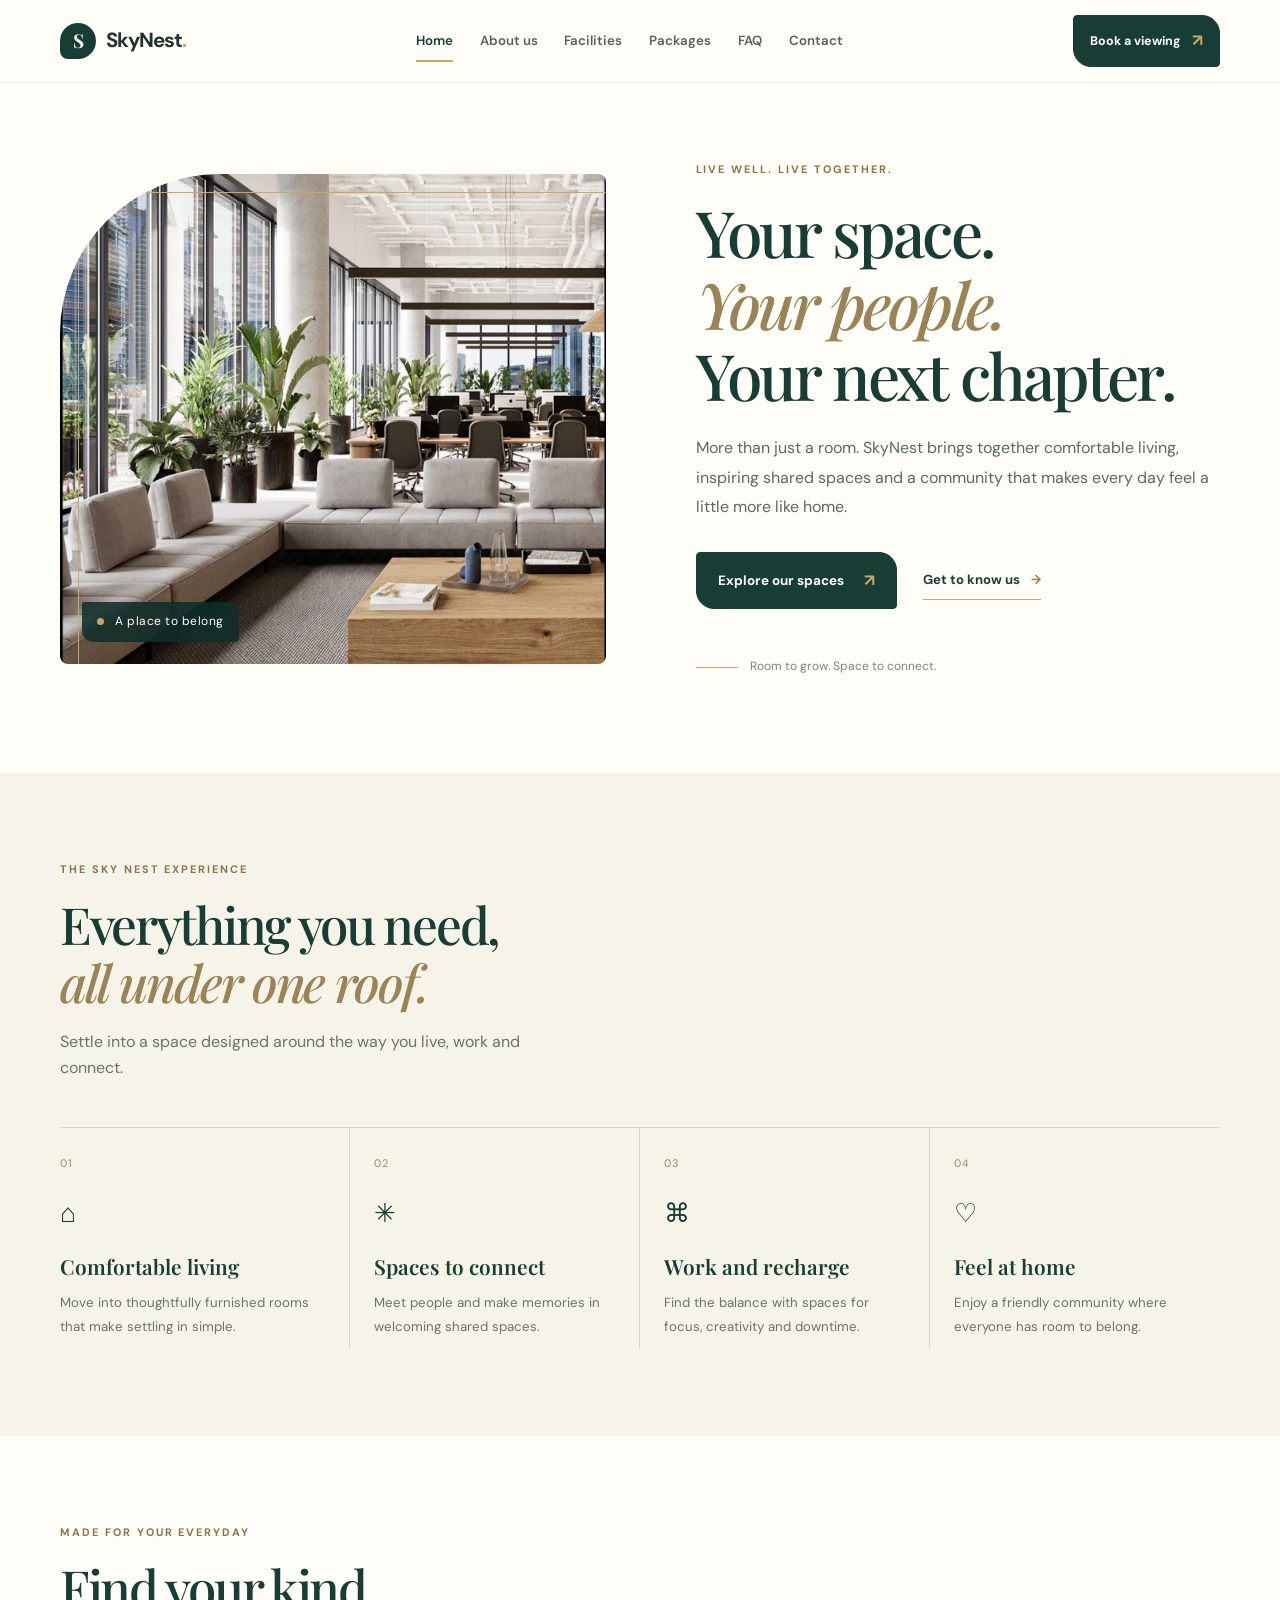
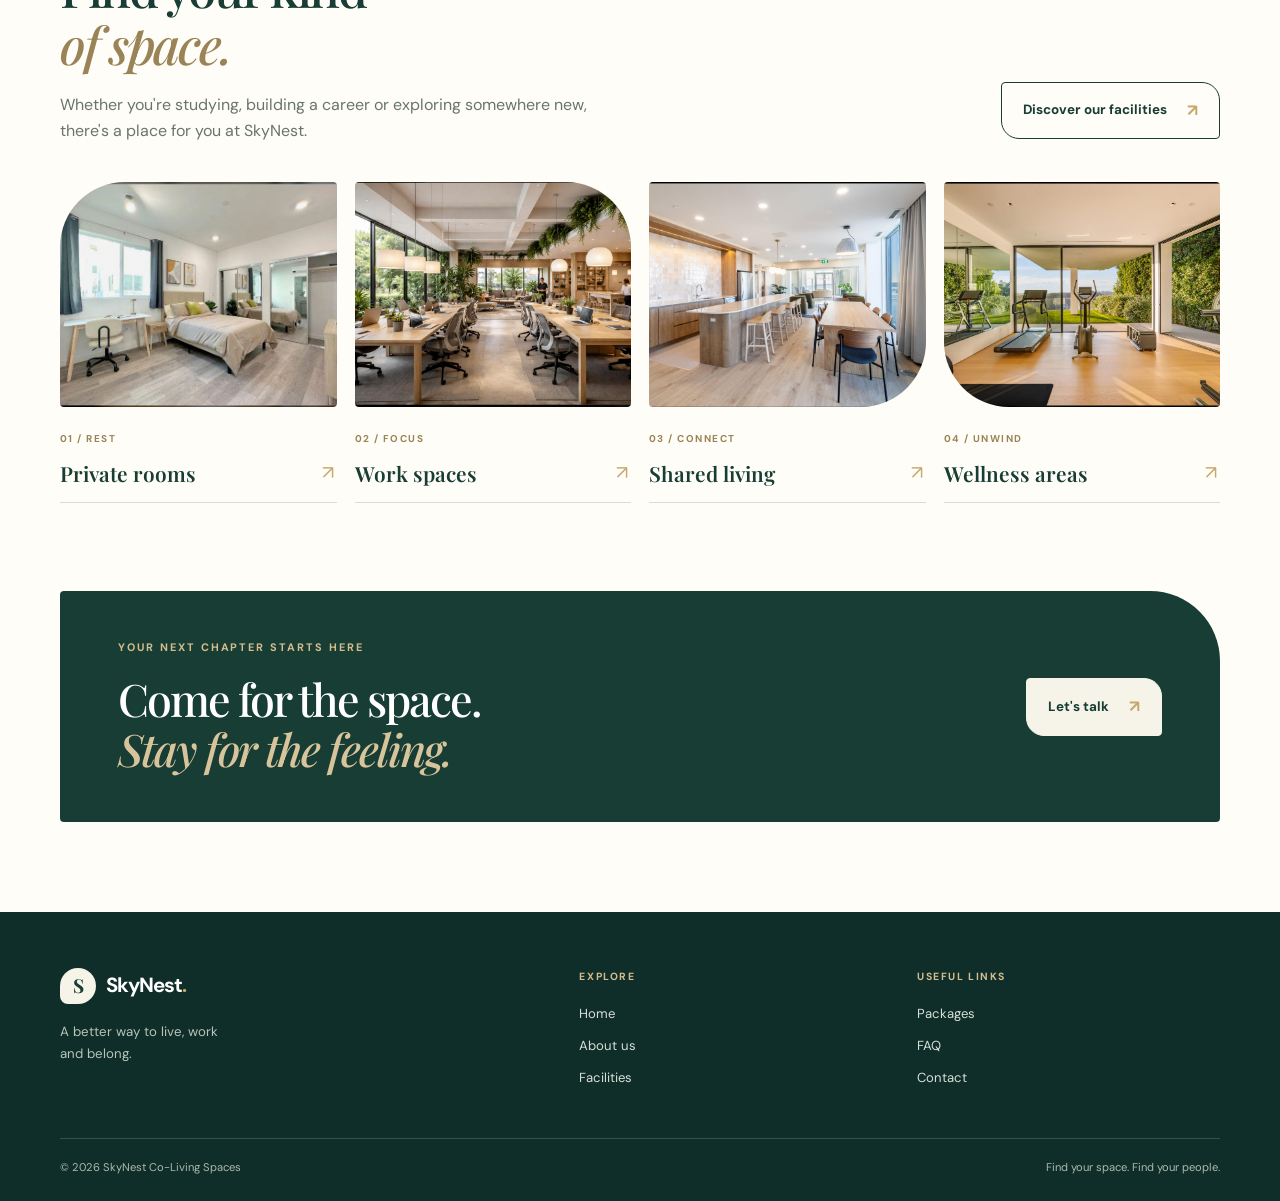
<file: index.html>
<!DOCTYPE html>
<html lang="en">
<head>
  <meta charset="UTF-8">
  <meta name="viewport" content="width=device-width, initial-scale=1.0">
  <meta name="description" content="Discover SkyNest co-living spaces: comfortable rooms, inspiring shared spaces and a community that feels like home.">
  <title>SkyNest | Find Your Space</title>
  <link rel="stylesheet" href="style.css">
  <script src="script.js" defer></script>
</head>
<body>
  <header class="site-header">
    <nav class="navbar container" aria-label="Main navigation">
      <a class="brand" href="index.html"><span class="brand-mark">S</span><span>SkyNest<span class="brand-dot">.</span></span></a>
      <button class="menu-toggle" aria-label="Open navigation" aria-expanded="false">☰</button>
      <div class="nav-links">
        <a class="active" href="index.html">Home</a>
        <a href="about.html">About us</a>
        <a href="facilities.html">Facilities</a>
        <a href="packages.html">Packages</a>
        <a href="faq.html">FAQ</a>
        <a href="contact.html">Contact</a>
      </div>
      <a class="button button-small nav-cta" href="contact.html">Book a viewing <span>↗</span></a>
    </nav>
  </header>

  <main>
    <section class="hero container">
      <div class="hero-image image-frame">
        <!-- Add your main homepage photo as images/home-hero.jpg -->
        <img src="home-hero.jpg" alt="Bright, welcoming SkyNest co-living lounge" onerror="this.style.display='none'; this.parentElement.classList.add('image-placeholder'); this.parentElement.querySelector('.placeholder-note').hidden=false;">
        <div class="placeholder-note" hidden><span class="placeholder-icon">▧</span><strong>Homepage hero image</strong><small>Replace with images/home-hero.jpg</small></div>
        <div class="image-caption"><span class="caption-dot"></span> A place to belong</div>
      </div>
      <div class="hero-copy">
        <p class="eyebrow">LIVE WELL. LIVE TOGETHER.</p>
        <h1>Your space.<br><em>Your people.</em><br>Your next chapter.</h1>
        <p class="lead">More than just a room. SkyNest brings together comfortable living, inspiring shared spaces and a community that makes every day feel a little more like home.</p>
        <div class="hero-actions">
          <a class="button" href="packages.html">Explore our spaces <span>↗</span></a>
          <a class="text-link" href="about.html">Get to know us <span>→</span></a>
        </div>
        <div class="hero-note"><span class="note-line"></span><span>Room to grow. Space to connect.</span></div>
      </div>
    </section>

    <section class="intro-section section-pad">
      <div class="container">
        <div class="section-heading">
          <p class="eyebrow">THE SKY NEST EXPERIENCE</p>
          <h2>Everything you need,<br><em>all under one roof.</em></h2>
          <p class="section-description">Settle into a space designed around the way you live, work and connect.</p>
        </div>
        <div class="benefit-grid">
          <article class="benefit-item"><span class="number">01</span><span class="benefit-icon">⌂</span><h3>Comfortable living</h3><p>Move into thoughtfully furnished rooms that make settling in simple.</p></article>
          <article class="benefit-item"><span class="number">02</span><span class="benefit-icon">✳</span><h3>Spaces to connect</h3><p>Meet people and make memories in welcoming shared spaces.</p></article>
          <article class="benefit-item"><span class="number">03</span><span class="benefit-icon">⌘</span><h3>Work and recharge</h3><p>Find the balance with spaces for focus, creativity and downtime.</p></article>
          <article class="benefit-item"><span class="number">04</span><span class="benefit-icon">♡</span><h3>Feel at home</h3><p>Enjoy a friendly community where everyone has room to belong.</p></article>
        </div>
      </div>
    </section>

    <section class="spaces-section section-pad">
      <div class="container">
        <div class="section-topline">
          <div class="section-heading compact">
            <p class="eyebrow">MADE FOR YOUR EVERYDAY</p>
            <h2>Find your kind<br><em>of space.</em></h2>
            <p class="section-description">Whether you're studying, building a career or exploring somewhere new, there's a place for you at SkyNest.</p>
          </div>
          <a class="button button-outline" href="facilities.html">Discover our facilities <span>↗</span></a>
        </div>
        <div class="space-grid">
          <a class="space-card" href="facilities.html"><div class="space-photo photo-one"><img src="home-card-1.jpg" alt="Comfortable furnished co-living bedroom" onerror="this.style.display='none';"></div><span class="card-kicker">01 / REST</span><h3>Private rooms</h3><span class="card-arrow">↗</span></a>
          <a class="space-card" href="facilities.html"><div class="space-photo photo-two"><img src="home-card-2.jpg" alt="Shared co-working area" onerror="this.style.display='none';"></div><span class="card-kicker">02 / FOCUS</span><h3>Work spaces</h3><span class="card-arrow">↗</span></a>
          <a class="space-card" href="facilities.html"><div class="space-photo photo-three"><img src="home-card-3.jpg" alt="Modern communal kitchen and dining area" onerror="this.style.display='none';"></div><span class="card-kicker">03 / CONNECT</span><h3>Shared living</h3><span class="card-arrow">↗</span></a>
          <a class="space-card" href="facilities.html"><div class="space-photo photo-four"><img src="home-card-4.jpg" alt="Relaxing rooftop garden" onerror="this.style.display='none';"></div><span class="card-kicker">04 / UNWIND</span><h3>Wellness areas</h3><span class="card-arrow">↗</span></a>
        </div>
      </div>
    </section>

    <section class="closing-banner container">
      <div><p class="eyebrow">YOUR NEXT CHAPTER STARTS HERE</p><h2>Come for the space.<br><em>Stay for the feeling.</em></h2></div>
      <a class="button button-light" href="contact.html">Let's talk <span>↗</span></a>
    </section>
  </main>

  <footer class="site-footer">
    <div class="container footer-inner">
      <div class="footer-brand"><a class="brand brand-light" href="index.html"><span class="brand-mark">S</span><span>SkyNest<span class="brand-dot">.</span></span></a><p>A better way to live, work<br>and belong.</p></div>
      <div class="footer-column"><span class="footer-label">EXPLORE</span><a href="index.html">Home</a><a href="about.html">About us</a><a href="facilities.html">Facilities</a></div>
      <div class="footer-column"><span class="footer-label">USEFUL LINKS</span><a href="packages.html">Packages</a><a href="faq.html">FAQ</a><a href="contact.html">Contact</a></div>
      <div class="footer-bottom"><span>© 2026 SkyNest Co-Living Spaces</span><span>Find your space. Find your people.</span></div>
    </div>
  </footer>
</body>
</html>
</file>
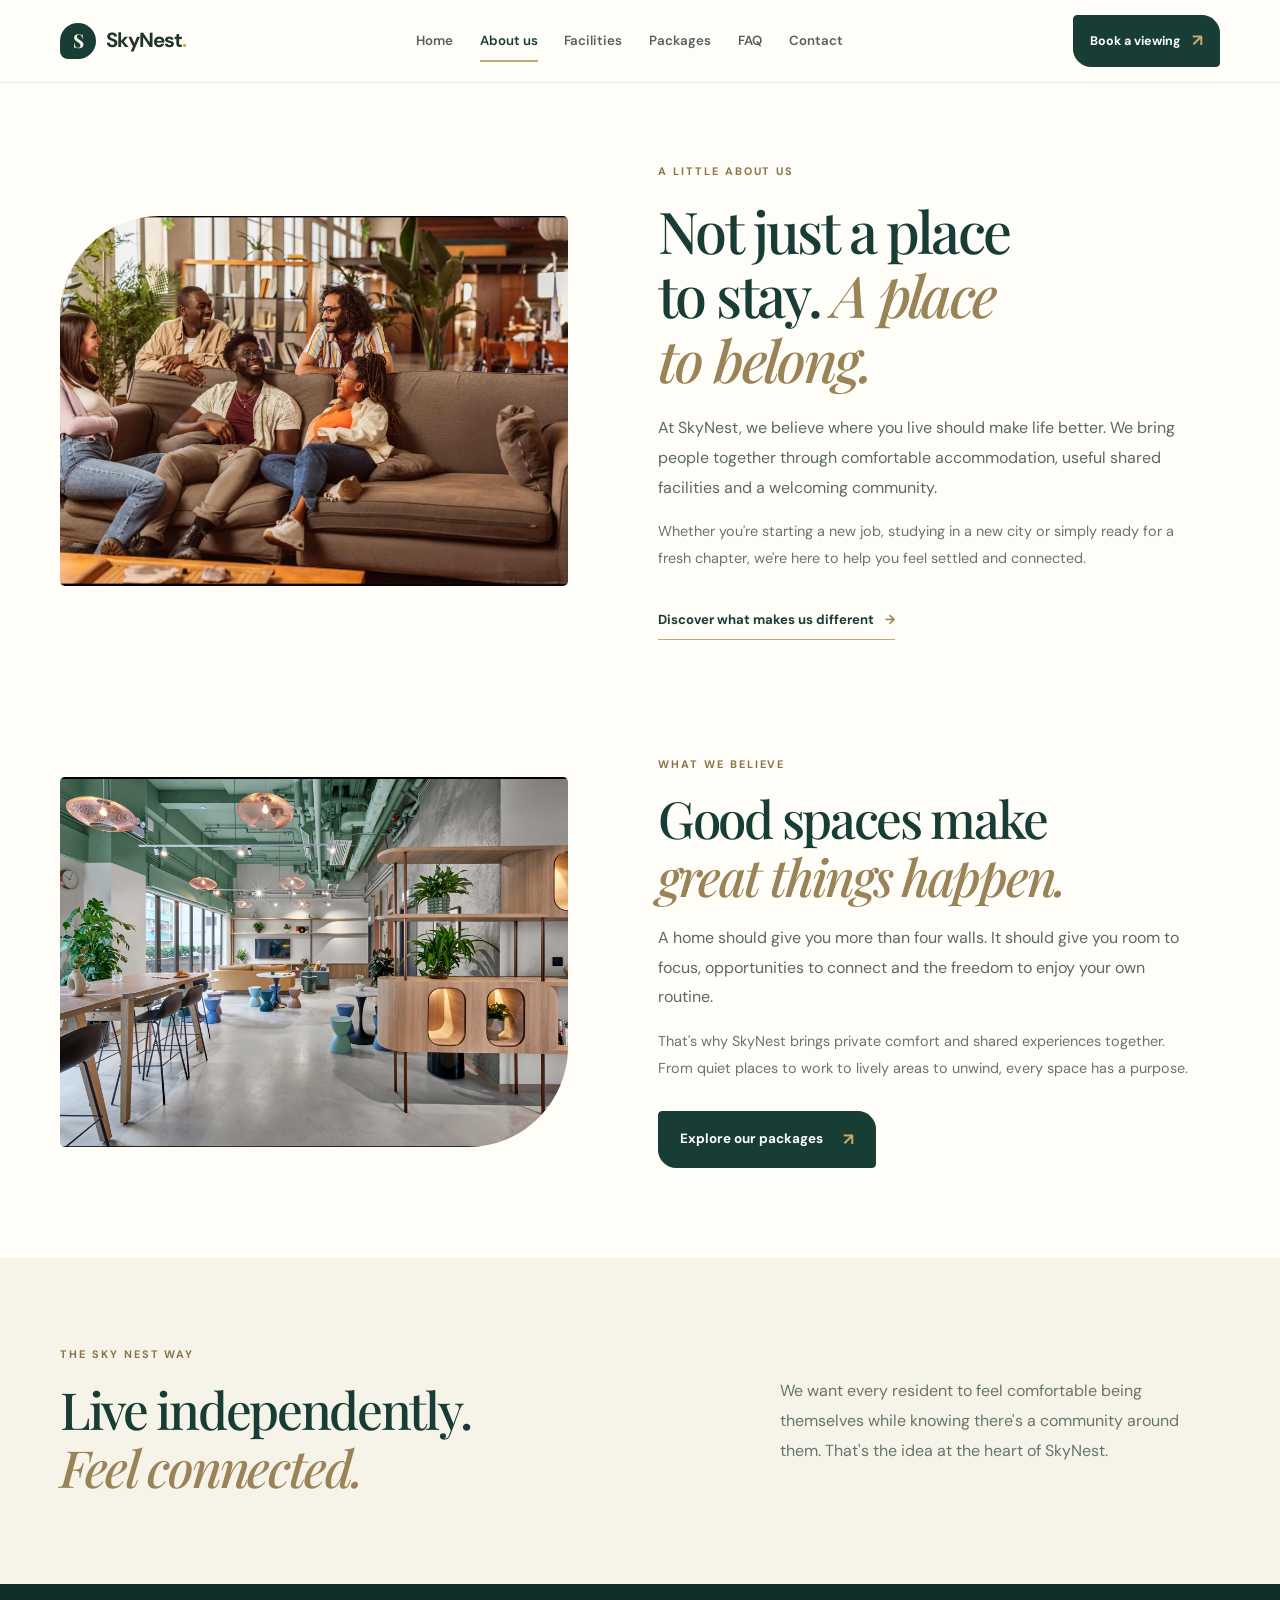
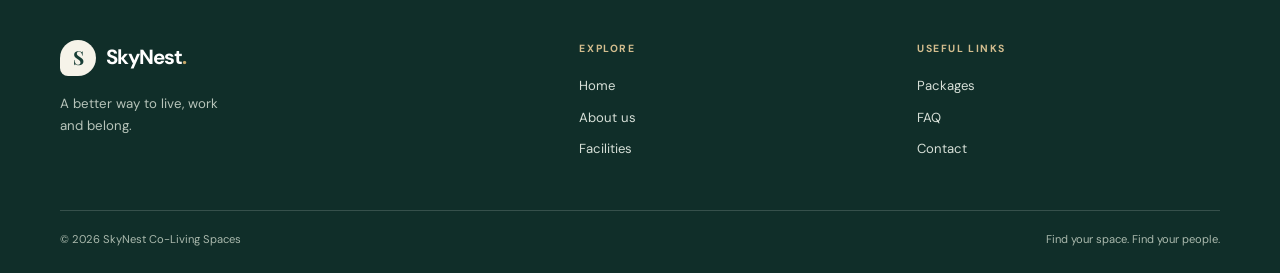
<file: about.html>
<!DOCTYPE html>
<html lang="en">
<head>
  <meta charset="UTF-8">
  <meta name="viewport" content="width=device-width, initial-scale=1.0">
  <meta name="description" content="Learn about SkyNest Co-Living Spaces and the community behind a better way to live together.">
  <title>About Us | SkyNest</title>
  <link rel="stylesheet" href="style.css">
  <script src="script.js" defer></script>
</head>
<body>
  <header class="site-header">
    <nav class="navbar container" aria-label="Main navigation">
      <a class="brand" href="index.html"><span class="brand-mark">S</span><span>SkyNest<span class="brand-dot">.</span></span></a>
      <button class="menu-toggle" aria-label="Open navigation" aria-expanded="false">☰</button>
      <div class="nav-links">
        <a href="index.html">Home</a>
        <a class="active" href="about.html">About us</a>
        <a href="facilities.html">Facilities</a>
        <a href="packages.html">Packages</a>
        <a href="faq.html">FAQ</a>
        <a href="contact.html">Contact</a>
      </div>
      <a class="button button-small nav-cta" href="contact.html">Book a viewing <span>↗</span></a>
    </nav>
  </header>

  <main>
    <section class="about-story container">
      <div class="story-row">
        <div class="story-image image-frame">
          <!-- Add your first About Us photo as images/about-community.jpg -->
          <img src="about-community.jpg" alt="Residents enjoying time together in a SkyNest shared space" onerror="this.style.display='none'; this.parentElement.classList.add('image-placeholder'); this.parentElement.querySelector('.placeholder-note').hidden=false;">
          <div class="placeholder-note" hidden><span class="placeholder-icon">▧</span><strong>Community photo</strong><small>Replace with images/about-community.jpg</small></div>
        </div>
        <div class="story-copy">
          <p class="eyebrow">A LITTLE ABOUT US</p>
          <h1>Not just a place<br>to stay. <em>A place<br>to belong.</em></h1>
          <p class="lead">At SkyNest, we believe where you live should make life better. We bring people together through comfortable accommodation, useful shared facilities and a welcoming community.</p>
          <p>Whether you're starting a new job, studying in a new city or simply ready for a fresh chapter, we're here to help you feel settled and connected.</p>
          <a class="text-link" href="#our-approach">Discover what makes us different <span>→</span></a>
        </div>
      </div>

      <div class="story-row story-row-reverse" id="our-approach">
        <div class="story-image image-frame">
          <!-- Add your second About Us photo as images/about-spaces.jpg -->
          <img src="about-spaces.jpg" alt="Warm, modern shared living and working areas" onerror="this.style.display='none'; this.parentElement.classList.add('image-placeholder'); this.parentElement.querySelector('.placeholder-note').hidden=false;">
          <div class="placeholder-note" hidden><span class="placeholder-icon">▧</span><strong>SkyNest spaces photo</strong><small>Replace with images/about-spaces.jpg</small></div>
        </div>
        <div class="story-copy">
          <p class="eyebrow">WHAT WE BELIEVE</p>
          <h2>Good spaces make<br><em>great things happen.</em></h2>
          <p class="lead">A home should give you more than four walls. It should give you room to focus, opportunities to connect and the freedom to enjoy your own routine.</p>
          <p>That's why SkyNest brings private comfort and shared experiences together. From quiet places to work to lively areas to unwind, every space has a purpose.</p>
          <a class="button" href="packages.html">Explore our packages <span>↗</span></a>
        </div>
      </div>
    </section>

    <section class="about-values section-pad">
      <div class="container values-inner">
        <div><p class="eyebrow">THE SKY NEST WAY</p><h2>Live independently.<br><em>Feel connected.</em></h2></div>
        <p>We want every resident to feel comfortable being themselves while knowing there's a community around them. That's the idea at the heart of SkyNest.</p>
      </div>
    </section>
  </main>

  <footer class="site-footer">
    <div class="container footer-inner">
      <div class="footer-brand"><a class="brand brand-light" href="index.html"><span class="brand-mark">S</span><span>SkyNest<span class="brand-dot">.</span></span></a><p>A better way to live, work<br>and belong.</p></div>
      <div class="footer-column"><span class="footer-label">EXPLORE</span><a href="index.html">Home</a><a href="about.html">About us</a><a href="facilities.html">Facilities</a></div>
      <div class="footer-column"><span class="footer-label">USEFUL LINKS</span><a href="packages.html">Packages</a><a href="faq.html">FAQ</a><a href="contact.html">Contact</a></div>
      <div class="footer-bottom"><span>© 2026 SkyNest Co-Living Spaces</span><span>Find your space. Find your people.</span></div>
    </div>
  </footer>
</body>
</html>
</file>
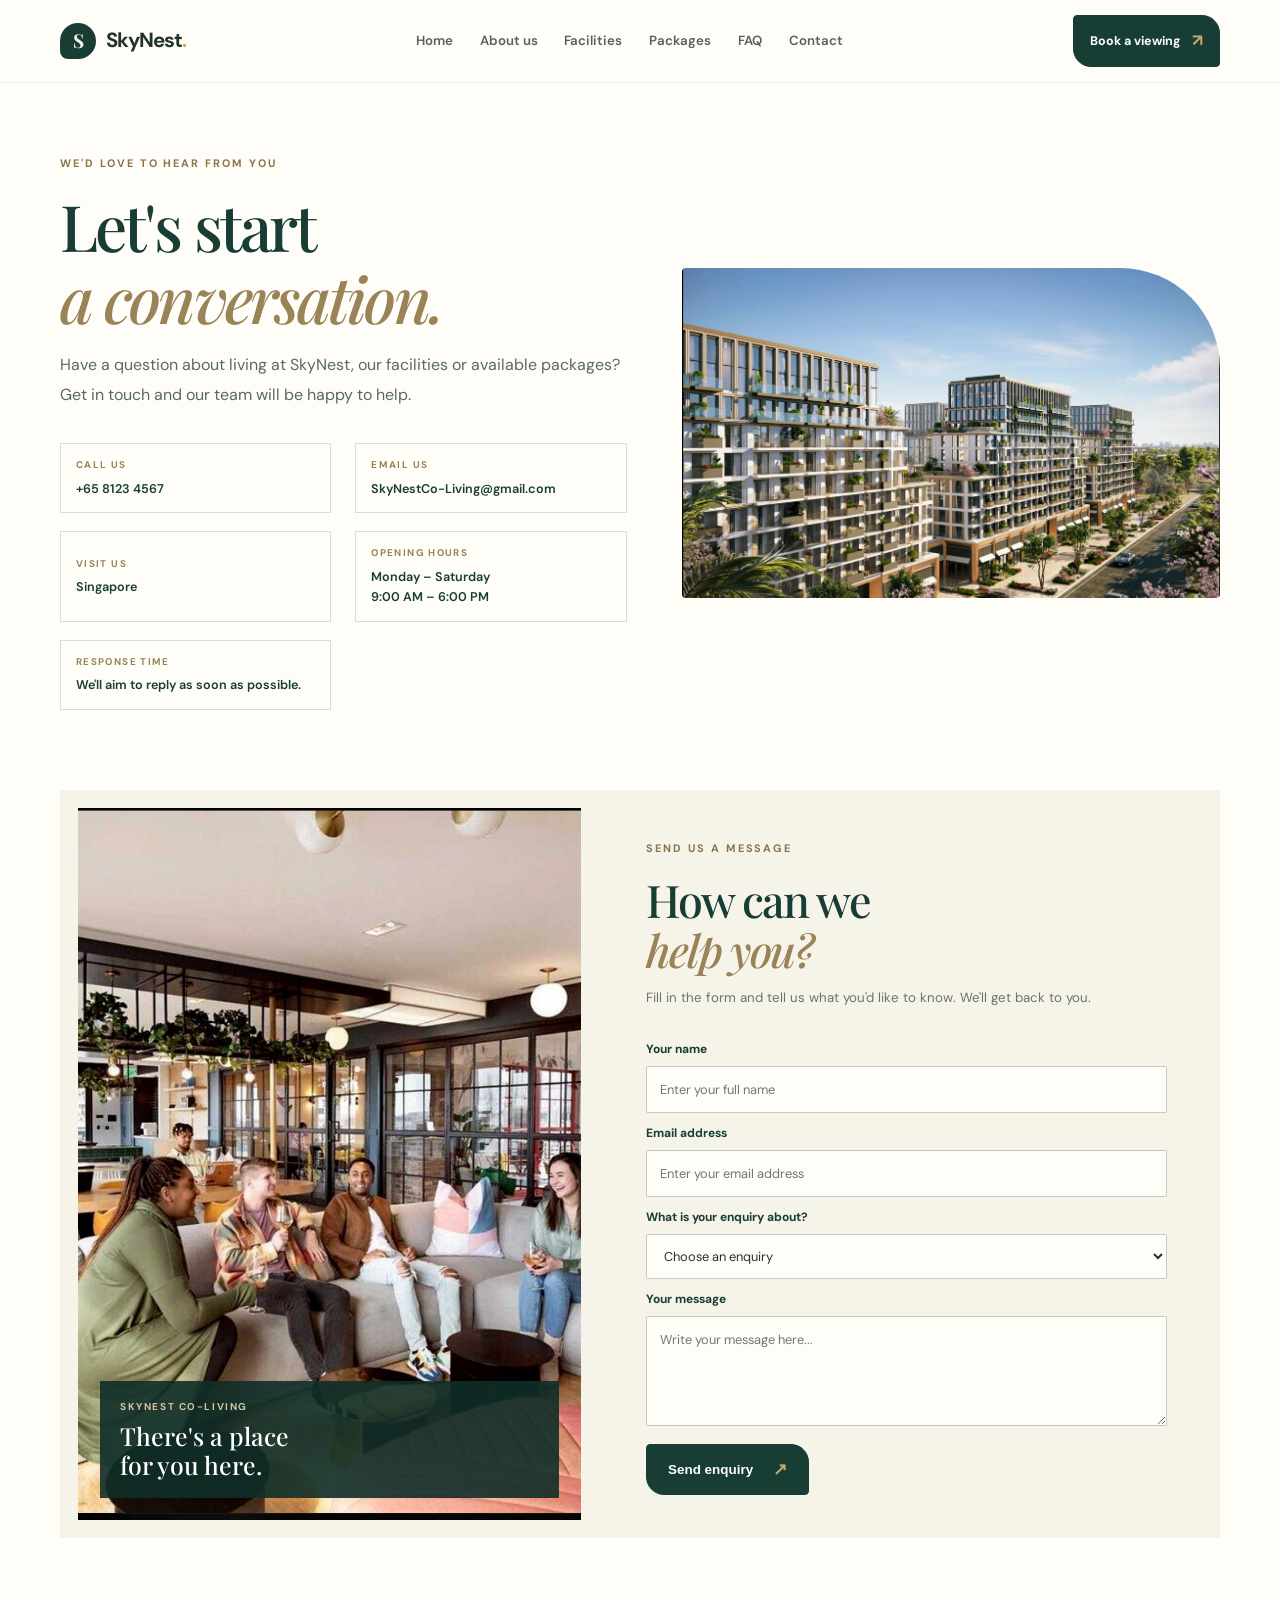
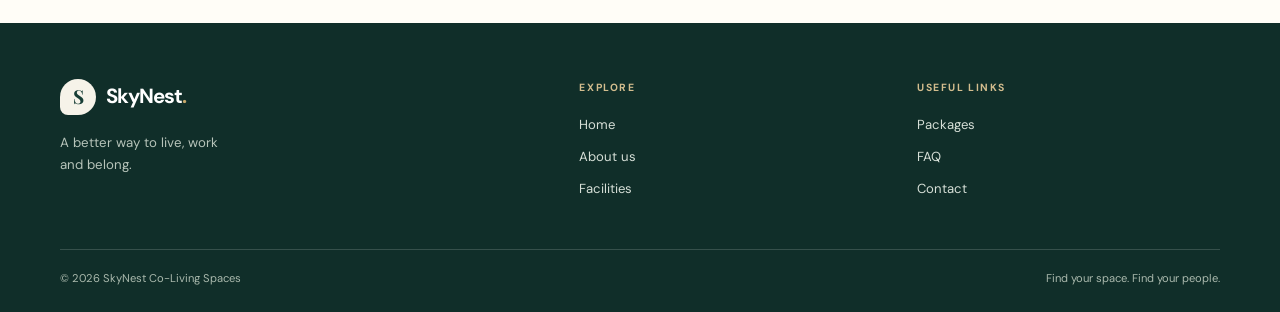
<file: contact.html>
<!DOCTYPE html><html lang="en"><head><meta charset="UTF-8"><meta name="viewport" content="width=device-width, initial-scale=1.0">
<link rel="stylesheet" href="style.css"><script src="script.js" defer></script><title>Contact Us | SkyNest</title></head><body><header class="site-header"><nav class="navbar container" aria-label="Main navigation">
<a class="brand" href="index.html"><span class="brand-mark">S</span><span>SkyNest<span class="brand-dot">.</span></span></a>
<button class="menu-toggle" aria-label="Open navigation" aria-expanded="false">☰</button>
<div class="nav-links"><a href="index.html">Home</a><a href="about.html">About us</a><a href="facilities.html">Facilities</a><a href="packages.html">Packages</a><a href="faq.html">FAQ</a><a href="contact.html">Contact</a></div>
<a class="button button-small nav-cta" href="contact.html">Book a viewing <span>↗</span></a></nav></header>
<main><section class="contact-top container"><div class="contact-details"><p class="eyebrow">WE'D LOVE TO HEAR FROM YOU</p>
<h1>Let's start<br><em>a conversation.</em></h1><p class="lead">Have a question about living at SkyNest, our facilities or available packages? Get in touch and our team will be happy to help.</p>
<div class="contact-detail-grid">
<div class="contact-detail"><span class="detail-label">CALL US</span><a href="tel:+65 8123 4567"> +65 8123 4567</a></div>
<div class="contact-detail"><span class="detail-label">EMAIL US</span><a href="mailto:Simon.Solomon@edu.regenteducation.ae"> SkyNestCo-Living@gmail.com</a></div>
<div class="contact-detail"><span class="detail-label">VISIT US</span><span> Singapore</span></div>
<div class="contact-detail"><span class="detail-label">OPENING HOURS</span><span>Monday – Saturday<br>9:00 AM – 6:00 PM</span></div>
<div class="contact-detail"><span class="detail-label">RESPONSE TIME</span><span>We'll aim to reply as soon as possible.</span></div>
</div></div><div class="contact-top-image image-frame"><img src="contact-hero.jpg" alt="SkyNest building or reception" onerror="this.style.display='none';this.parentElement.classList.add('image-placeholder');this.parentElement.querySelector('.placeholder-note').hidden=false;"><div class="placeholder-note" hidden><span class="placeholder-icon">▧</span><strong>Contact page image</strong><small>contact-hero.jpg</small></div></div></section>
<section class="contact-enquiry container" id="enquiry"><div class="contact-enquiry-image"><img src="contact-community.jpg" alt="Welcoming shared lounge at SkyNest" onerror="this.style.display='none';this.parentElement.classList.add('image-placeholder');this.parentElement.querySelector('.placeholder-note').hidden=false;"><div class="placeholder-note" hidden><span class="placeholder-icon">▧</span><strong>Community image</strong><small>contact-community.jpg</small></div><div class="contact-image-caption"><span>SKYNEST CO-LIVING</span><strong>There's a place<br>for you here.</strong></div></div>
<div class="contact-form-area"><p class="eyebrow">SEND US A MESSAGE</p><h2>How can we<br><em>help you?</em></h2><p class="contact-form-intro">Fill in the form and tell us what you'd like to know. We'll get back to you.</p>
<form class="contact-form" action="mailto:hello@skynest.example" method="post" enctype="text/plain">
<label for="full-name">Your name</label><input id="full-name" name="Name" type="text" placeholder="Enter your full name" required>
<label for="email-address">Email address</label><input id="email-address" name="Email" type="email" placeholder="Enter your email address" required>
<label for="subject">What is your enquiry about?</label><select id="subject" name="Enquiry" required><option value="">Choose an enquiry</option><option>Room availability</option><option>Packages and pricing</option><option>Facilities</option><option>Booking a viewing</option><option>Other</option></select>
<label for="message">Your message</label><textarea id="message" name="Message" rows="4" placeholder="Write your message here..." required></textarea>
<button class="button contact-submit" type="submit">Send enquiry <span>↗</span></button></form>
</div></section></main><footer class="site-footer"><div class="container footer-inner">
<div class="footer-brand"><a class="brand brand-light" href="index.html"><span class="brand-mark">S</span><span>SkyNest<span class="brand-dot">.</span></span></a><p>A better way to live, work<br>and belong.</p></div>
<div class="footer-column"><span class="footer-label">EXPLORE</span><a href="index.html">Home</a><a href="about.html">About us</a><a href="facilities.html">Facilities</a></div>
<div class="footer-column"><span class="footer-label">USEFUL LINKS</span><a href="packages.html">Packages</a><a href="faq.html">FAQ</a><a href="contact.html">Contact</a></div>
<div class="footer-bottom"><span>© 2026 SkyNest Co-Living Spaces</span><span>Find your space. Find your people.</span></div></div></footer></body></html>
</file>
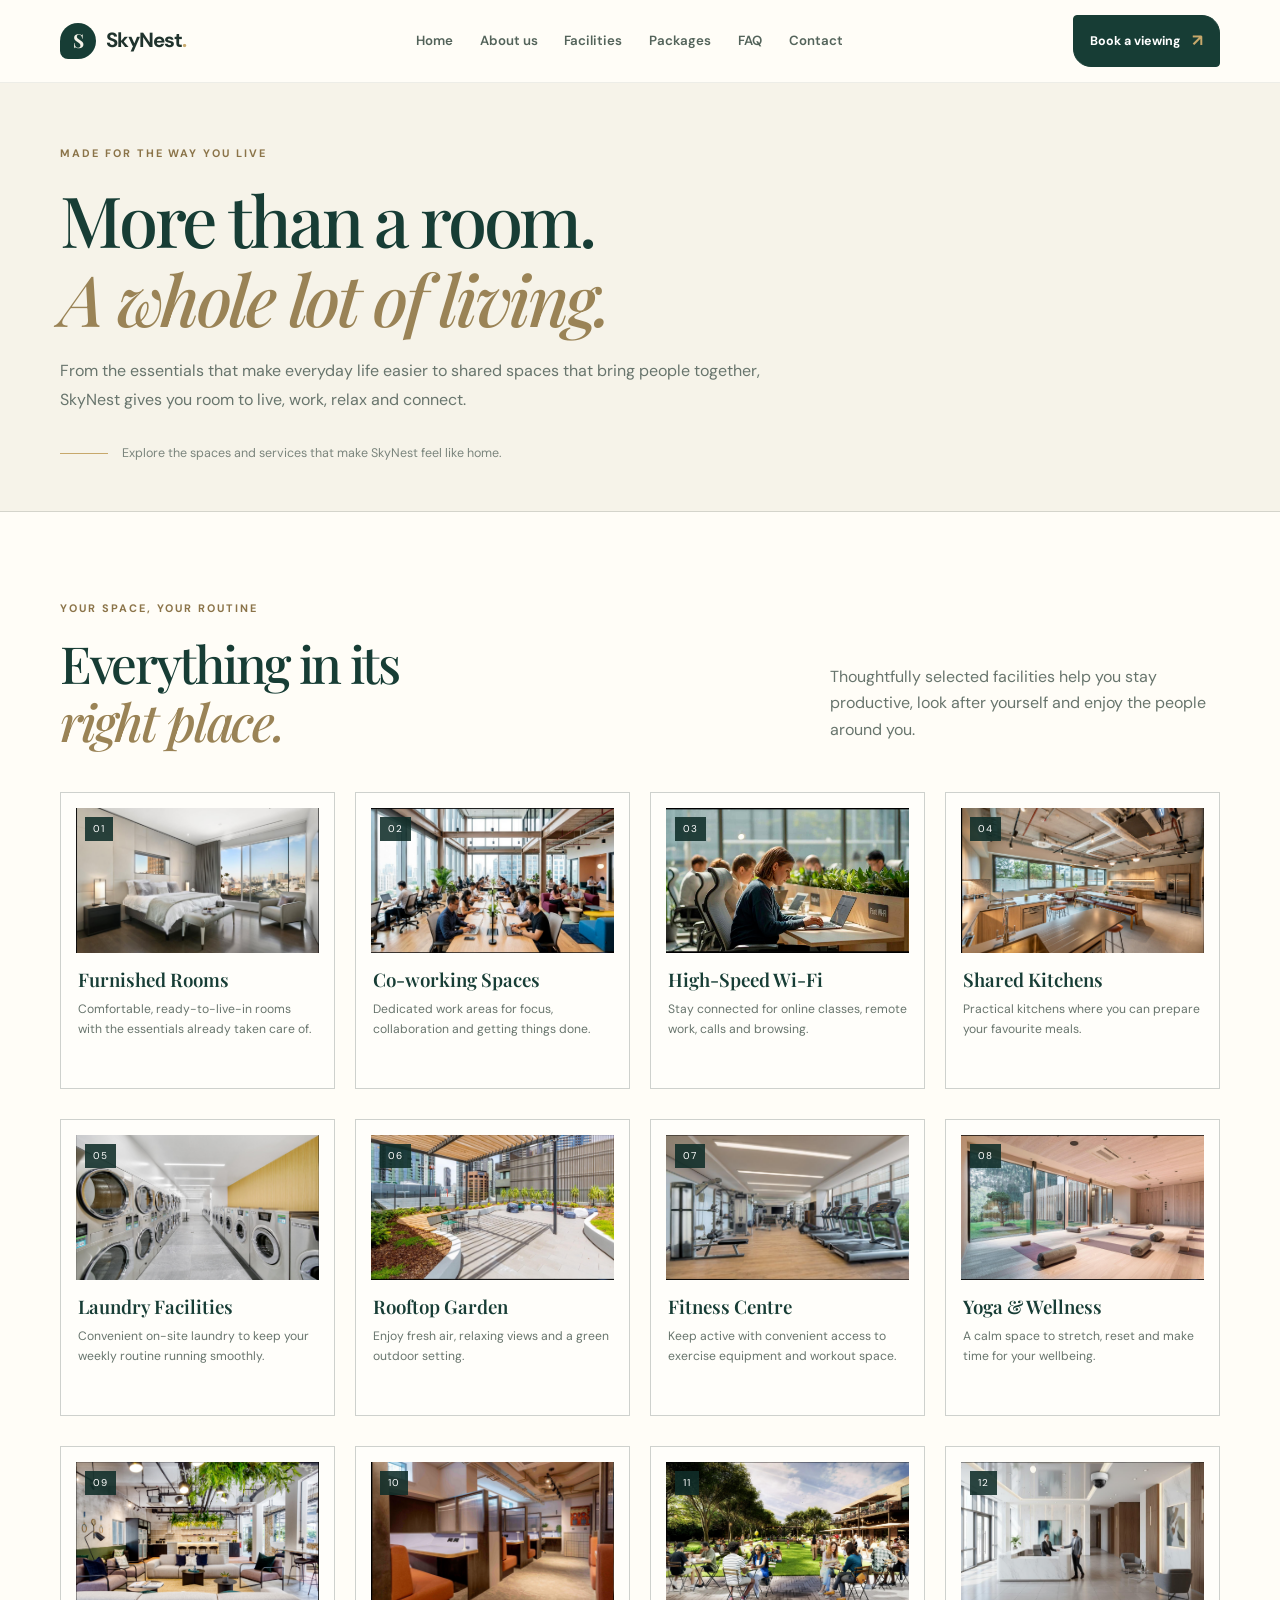
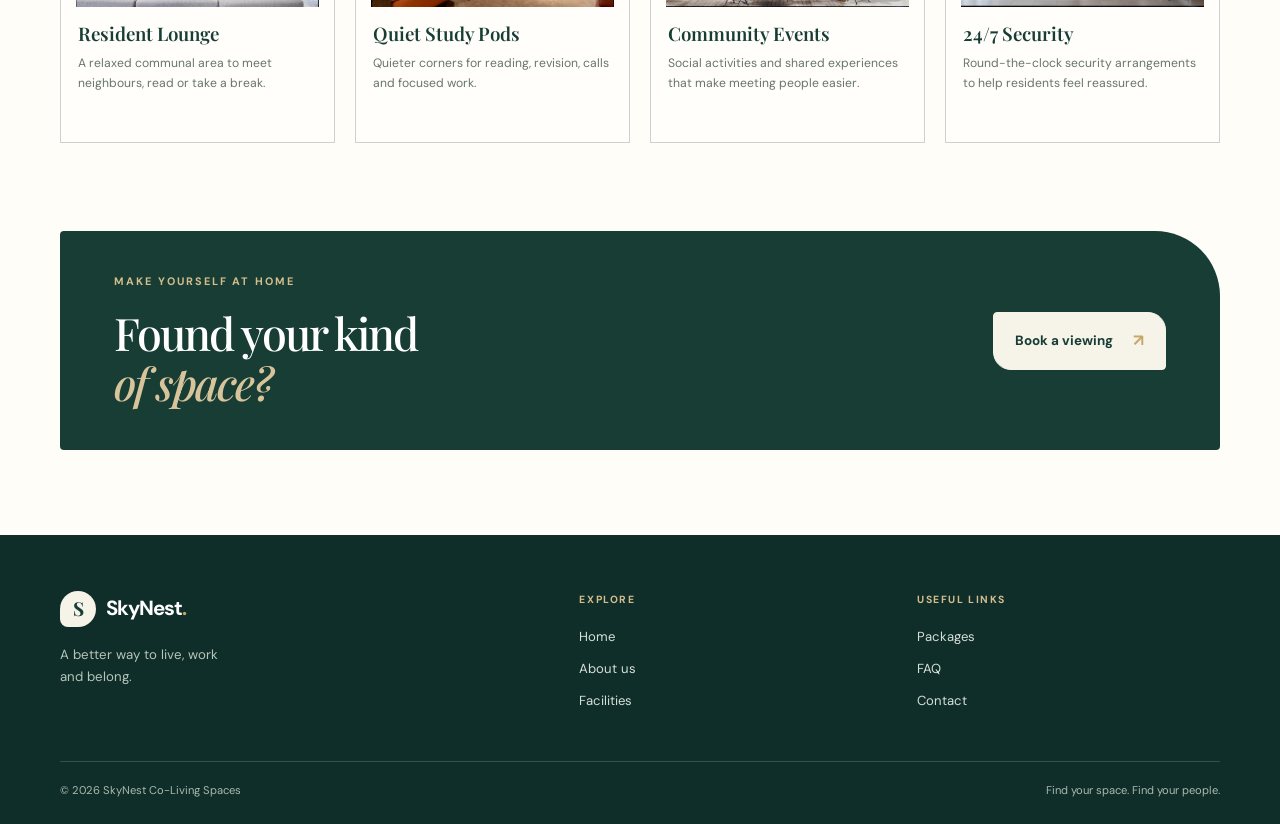
<file: facilities.html>
<!DOCTYPE html><html lang="en"><head><meta charset="UTF-8"><meta name="viewport" content="width=device-width, initial-scale=1.0">
<link rel="stylesheet" href="style.css"><script src="script.js" defer></script><title>Facilities | SkyNest</title></head><body><header class="site-header"><nav class="navbar container" aria-label="Main navigation">
<a class="brand" href="index.html"><span class="brand-mark">S</span><span>SkyNest<span class="brand-dot">.</span></span></a>
<button class="menu-toggle" aria-label="Open navigation" aria-expanded="false">☰</button>
<div class="nav-links"><a href="index.html">Home</a><a href="about.html">About us</a><a href="facilities.html">Facilities</a><a href="packages.html">Packages</a><a href="faq.html">FAQ</a><a href="contact.html">Contact</a></div>
<a class="button button-small nav-cta" href="contact.html">Book a viewing <span>↗</span></a></nav></header>
<main>
<section class="facilities-intro"><div class="container"><p class="eyebrow">MADE FOR THE WAY YOU LIVE</p><h1>More than a room.<br><em>A whole lot of living.</em></h1>
<p class="facilities-lead">From the essentials that make everyday life easier to shared spaces that bring people together, SkyNest gives you room to live, work, relax and connect.</p>
<div class="facilities-intro-bottom"><span class="intro-rule"></span><span>Explore the spaces and services that make SkyNest feel like home.</span></div></div></section>
<section class="section-pad"><div class="container"><div class="facilities-section-heading"><div><p class="eyebrow">YOUR SPACE, YOUR ROUTINE</p><h2>Everything in its<br><em>right place.</em></h2></div><p class="section-description">Thoughtfully selected facilities help you stay productive, look after yourself and enjoy the people around you.</p></div>
<div class="facilities-grid"><article class="facility-card"><div class="facility-photo"><img src="facility-01.jpg" alt="furnished bedroom" onerror="this.style.display='none';this.parentElement.classList.add('facility-photo-placeholder');this.parentElement.querySelector('.placeholder-note').hidden=false;"><div class="placeholder-note" hidden><span class="placeholder-icon">▧</span><small>facility-01.jpg</small></div><span class="facility-number">01</span></div><div class="facility-info"><h3>Furnished Rooms</h3><p>Comfortable, ready-to-live-in rooms with the essentials already taken care of.</p></div></article><article class="facility-card"><div class="facility-photo"><img src="facility-02.jpg" alt="co-working space" onerror="this.style.display='none';this.parentElement.classList.add('facility-photo-placeholder');this.parentElement.querySelector('.placeholder-note').hidden=false;"><div class="placeholder-note" hidden><span class="placeholder-icon">▧</span><small>facility-02.jpg</small></div><span class="facility-number">02</span></div><div class="facility-info"><h3>Co-working Spaces</h3><p>Dedicated work areas for focus, collaboration and getting things done.</p></div></article><article class="facility-card"><div class="facility-photo"><img src="facility-03.jpg" alt="laptop and connected workspace" onerror="this.style.display='none';this.parentElement.classList.add('facility-photo-placeholder');this.parentElement.querySelector('.placeholder-note').hidden=false;"><div class="placeholder-note" hidden><span class="placeholder-icon">▧</span><small>facility-03.jpg</small></div><span class="facility-number">03</span></div><div class="facility-info"><h3>High-Speed Wi-Fi</h3><p>Stay connected for online classes, remote work, calls and browsing.</p></div></article><article class="facility-card"><div class="facility-photo"><img src="facility-04.jpg" alt="shared kitchen" onerror="this.style.display='none';this.parentElement.classList.add('facility-photo-placeholder');this.parentElement.querySelector('.placeholder-note').hidden=false;"><div class="placeholder-note" hidden><span class="placeholder-icon">▧</span><small>facility-04.jpg</small></div><span class="facility-number">04</span></div><div class="facility-info"><h3>Shared Kitchens</h3><p>Practical kitchens where you can prepare your favourite meals.</p></div></article><article class="facility-card"><div class="facility-photo"><img src="facility-05.jpg" alt="laundry room" onerror="this.style.display='none';this.parentElement.classList.add('facility-photo-placeholder');this.parentElement.querySelector('.placeholder-note').hidden=false;"><div class="placeholder-note" hidden><span class="placeholder-icon">▧</span><small>facility-05.jpg</small></div><span class="facility-number">05</span></div><div class="facility-info"><h3>Laundry Facilities</h3><p>Convenient on-site laundry to keep your weekly routine running smoothly.</p></div></article><article class="facility-card"><div class="facility-photo"><img src="facility-06.jpg" alt="rooftop garden" onerror="this.style.display='none';this.parentElement.classList.add('facility-photo-placeholder');this.parentElement.querySelector('.placeholder-note').hidden=false;"><div class="placeholder-note" hidden><span class="placeholder-icon">▧</span><small>facility-06.jpg</small></div><span class="facility-number">06</span></div><div class="facility-info"><h3>Rooftop Garden</h3><p>Enjoy fresh air, relaxing views and a green outdoor setting.</p></div></article><article class="facility-card"><div class="facility-photo"><img src="facility-07.jpg" alt="fitness centre gym" onerror="this.style.display='none';this.parentElement.classList.add('facility-photo-placeholder');this.parentElement.querySelector('.placeholder-note').hidden=false;"><div class="placeholder-note" hidden><span class="placeholder-icon">▧</span><small>facility-07.jpg</small></div><span class="facility-number">07</span></div><div class="facility-info"><h3>Fitness Centre</h3><p>Keep active with convenient access to exercise equipment and workout space.</p></div></article><article class="facility-card"><div class="facility-photo"><img src="facility-08.jpg" alt="yoga wellness room" onerror="this.style.display='none';this.parentElement.classList.add('facility-photo-placeholder');this.parentElement.querySelector('.placeholder-note').hidden=false;"><div class="placeholder-note" hidden><span class="placeholder-icon">▧</span><small>facility-08.jpg</small></div><span class="facility-number">08</span></div><div class="facility-info"><h3>Yoga & Wellness</h3><p>A calm space to stretch, reset and make time for your wellbeing.</p></div></article><article class="facility-card"><div class="facility-photo"><img src="facility-09.jpg" alt="resident lounge" onerror="this.style.display='none';this.parentElement.classList.add('facility-photo-placeholder');this.parentElement.querySelector('.placeholder-note').hidden=false;"><div class="placeholder-note" hidden><span class="placeholder-icon">▧</span><small>facility-09.jpg</small></div><span class="facility-number">09</span></div><div class="facility-info"><h3>Resident Lounge</h3><p>A relaxed communal area to meet neighbours, read or take a break.</p></div></article><article class="facility-card"><div class="facility-photo"><img src="facility-10.jpg" alt="quiet study pod" onerror="this.style.display='none';this.parentElement.classList.add('facility-photo-placeholder');this.parentElement.querySelector('.placeholder-note').hidden=false;"><div class="placeholder-note" hidden><span class="placeholder-icon">▧</span><small>facility-10.jpg</small></div><span class="facility-number">10</span></div><div class="facility-info"><h3>Quiet Study Pods</h3><p>Quieter corners for reading, revision, calls and focused work.</p></div></article><article class="facility-card"><div class="facility-photo"><img src="facility-11.jpg" alt="community event" onerror="this.style.display='none';this.parentElement.classList.add('facility-photo-placeholder');this.parentElement.querySelector('.placeholder-note').hidden=false;"><div class="placeholder-note" hidden><span class="placeholder-icon">▧</span><small>facility-11.jpg</small></div><span class="facility-number">11</span></div><div class="facility-info"><h3>Community Events</h3><p>Social activities and shared experiences that make meeting people easier.</p></div></article><article class="facility-card"><div class="facility-photo"><img src="facility-12.jpg" alt="secure residential entrance" onerror="this.style.display='none';this.parentElement.classList.add('facility-photo-placeholder');this.parentElement.querySelector('.placeholder-note').hidden=false;"><div class="placeholder-note" hidden><span class="placeholder-icon">▧</span><small>facility-12.jpg</small></div><span class="facility-number">12</span></div><div class="facility-info"><h3>24/7 Security</h3><p>Round-the-clock security arrangements to help residents feel reassured.</p></div></article></div></div></section>
<section class="facilities-cta container"><div><p class="eyebrow">MAKE YOURSELF AT HOME</p><h2>Found your kind<br><em>of space?</em></h2></div><a class="button button-light" href="contact.html">Book a viewing <span>↗</span></a></section></main><footer class="site-footer"><div class="container footer-inner">
<div class="footer-brand"><a class="brand brand-light" href="index.html"><span class="brand-mark">S</span><span>SkyNest<span class="brand-dot">.</span></span></a><p>A better way to live, work<br>and belong.</p></div>
<div class="footer-column"><span class="footer-label">EXPLORE</span><a href="index.html">Home</a><a href="about.html">About us</a><a href="facilities.html">Facilities</a></div>
<div class="footer-column"><span class="footer-label">USEFUL LINKS</span><a href="packages.html">Packages</a><a href="faq.html">FAQ</a><a href="contact.html">Contact</a></div>
<div class="footer-bottom"><span>© 2026 SkyNest Co-Living Spaces</span><span>Find your space. Find your people.</span></div></div></footer></body></html>
</file>
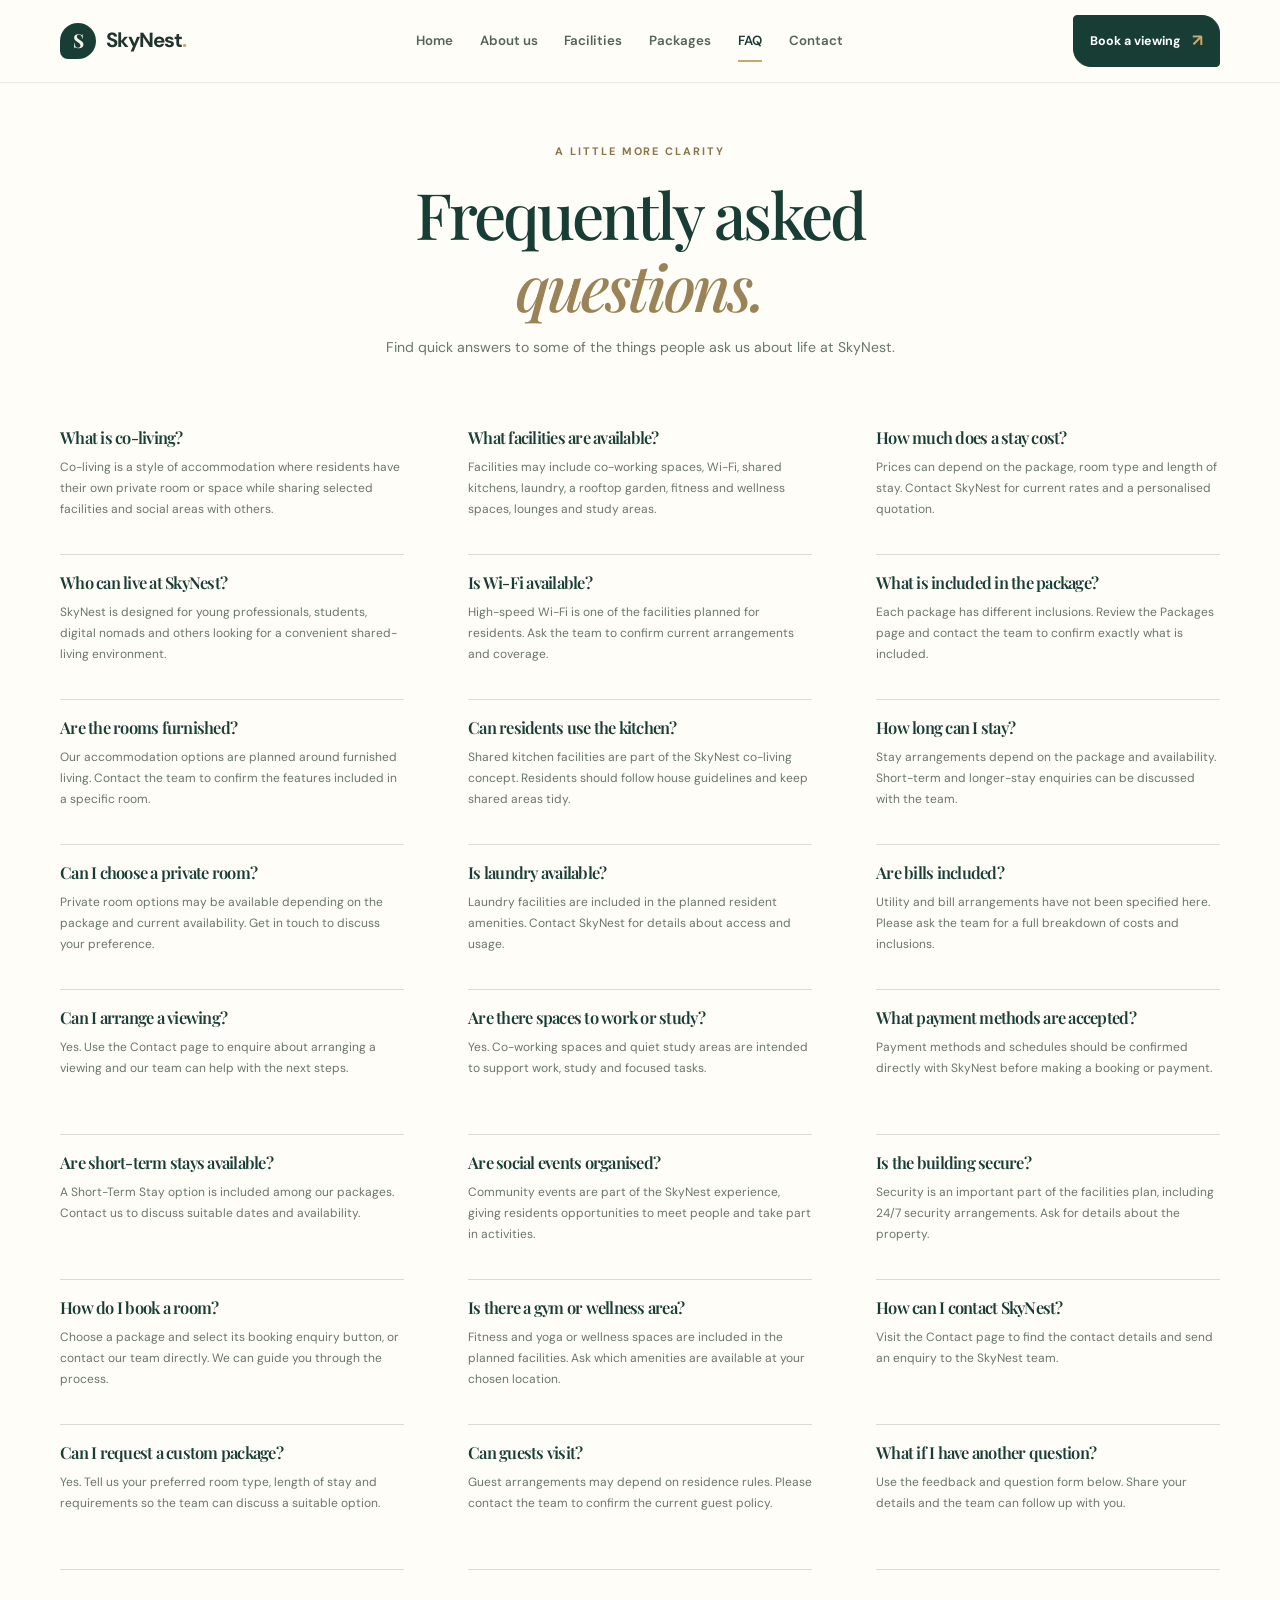
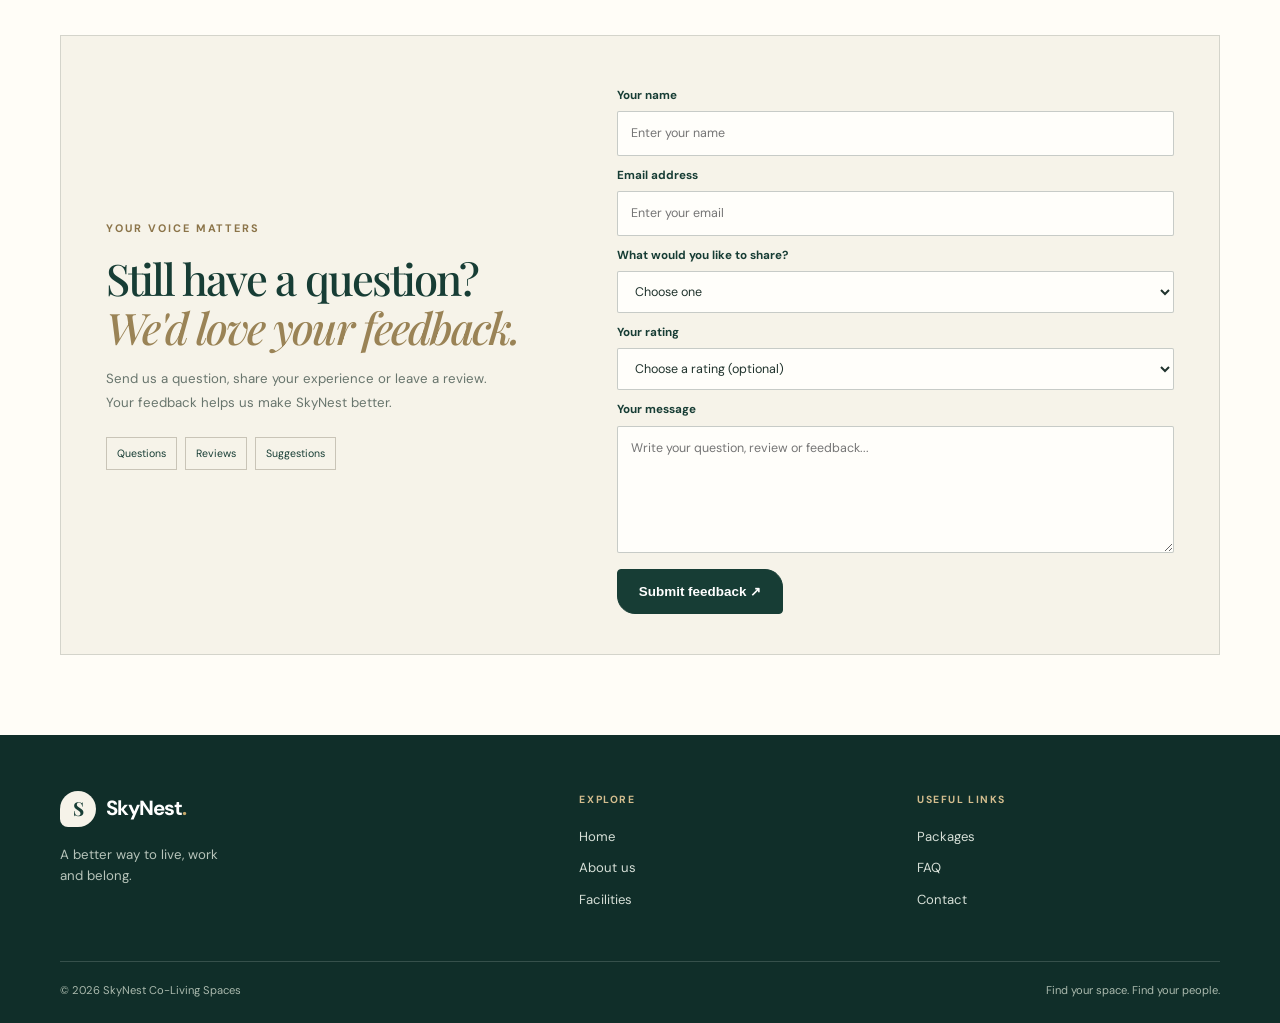
<file: faq.html>
<!DOCTYPE html><html lang="en"><head><meta charset="UTF-8"><meta name="viewport" content="width=device-width, initial-scale=1.0"><link rel="stylesheet" href="style.css"><script src="script.js" defer></script><title>FAQ | SkyNest</title></head><body><header class="site-header"><nav class="navbar container" aria-label="Main navigation">
<a class="brand" href="index.html"><span class="brand-mark">S</span><span>SkyNest<span class="brand-dot">.</span></span></a>
<button class="menu-toggle" aria-label="Open navigation" aria-expanded="false">☰</button>
<div class="nav-links"><a href="index.html">Home</a><a href="about.html">About us</a><a href="facilities.html">Facilities</a><a href="packages.html">Packages</a><a class="active" href="faq.html">FAQ</a><a href="contact.html">Contact</a></div>
<a class="button button-small nav-cta" href="contact.html">Book a viewing <span>↗</span></a></nav></header>
<main><section class="faq-heading container"><p class="eyebrow">A LITTLE MORE CLARITY</p><h1>Frequently asked<br><em>questions.</em></h1><p>Find quick answers to some of the things people ask us about life at SkyNest.</p></section>
<section class="faq-list-section"><div class="container"><div class="faq-grid"><div class="faq-column"><article class="faq-item"><h2>What is co-living?</h2><p>Co-living is a style of accommodation where residents have their own private room or space while sharing selected facilities and social areas with others.</p></article><article class="faq-item"><h2>Who can live at SkyNest?</h2><p>SkyNest is designed for young professionals, students, digital nomads and others looking for a convenient shared-living environment.</p></article><article class="faq-item"><h2>Are the rooms furnished?</h2><p>Our accommodation options are planned around furnished living. Contact the team to confirm the features included in a specific room.</p></article><article class="faq-item"><h2>Can I choose a private room?</h2><p>Private room options may be available depending on the package and current availability. Get in touch to discuss your preference.</p></article><article class="faq-item"><h2>Can I arrange a viewing?</h2><p>Yes. Use the Contact page to enquire about arranging a viewing and our team can help with the next steps.</p></article><article class="faq-item"><h2>Are short-term stays available?</h2><p>A Short-Term Stay option is included among our packages. Contact us to discuss suitable dates and availability.</p></article><article class="faq-item"><h2>How do I book a room?</h2><p>Choose a package and select its booking enquiry button, or contact our team directly. We can guide you through the process.</p></article><article class="faq-item"><h2>Can I request a custom package?</h2><p>Yes. Tell us your preferred room type, length of stay and requirements so the team can discuss a suitable option.</p></article></div><div class="faq-column"><article class="faq-item"><h2>What facilities are available?</h2><p>Facilities may include co-working spaces, Wi-Fi, shared kitchens, laundry, a rooftop garden, fitness and wellness spaces, lounges and study areas.</p></article><article class="faq-item"><h2>Is Wi-Fi available?</h2><p>High-speed Wi-Fi is one of the facilities planned for residents. Ask the team to confirm current arrangements and coverage.</p></article><article class="faq-item"><h2>Can residents use the kitchen?</h2><p>Shared kitchen facilities are part of the SkyNest co-living concept. Residents should follow house guidelines and keep shared areas tidy.</p></article><article class="faq-item"><h2>Is laundry available?</h2><p>Laundry facilities are included in the planned resident amenities. Contact SkyNest for details about access and usage.</p></article><article class="faq-item"><h2>Are there spaces to work or study?</h2><p>Yes. Co-working spaces and quiet study areas are intended to support work, study and focused tasks.</p></article><article class="faq-item"><h2>Are social events organised?</h2><p>Community events are part of the SkyNest experience, giving residents opportunities to meet people and take part in activities.</p></article><article class="faq-item"><h2>Is there a gym or wellness area?</h2><p>Fitness and yoga or wellness spaces are included in the planned facilities. Ask which amenities are available at your chosen location.</p></article><article class="faq-item"><h2>Can guests visit?</h2><p>Guest arrangements may depend on residence rules. Please contact the team to confirm the current guest policy.</p></article></div><div class="faq-column"><article class="faq-item"><h2>How much does a stay cost?</h2><p>Prices can depend on the package, room type and length of stay. Contact SkyNest for current rates and a personalised quotation.</p></article><article class="faq-item"><h2>What is included in the package?</h2><p>Each package has different inclusions. Review the Packages page and contact the team to confirm exactly what is included.</p></article><article class="faq-item"><h2>How long can I stay?</h2><p>Stay arrangements depend on the package and availability. Short-term and longer-stay enquiries can be discussed with the team.</p></article><article class="faq-item"><h2>Are bills included?</h2><p>Utility and bill arrangements have not been specified here. Please ask the team for a full breakdown of costs and inclusions.</p></article><article class="faq-item"><h2>What payment methods are accepted?</h2><p>Payment methods and schedules should be confirmed directly with SkyNest before making a booking or payment.</p></article><article class="faq-item"><h2>Is the building secure?</h2><p>Security is an important part of the facilities plan, including 24/7 security arrangements. Ask for details about the property.</p></article><article class="faq-item"><h2>How can I contact SkyNest?</h2><p>Visit the Contact page to find the contact details and send an enquiry to the SkyNest team.</p></article><article class="faq-item"><h2>What if I have another question?</h2><p>Use the feedback and question form below. Share your details and the team can follow up with you.</p></article></div></div></div></section>
<section class="faq-feedback container"><div class="faq-feedback-intro"><p class="eyebrow">YOUR VOICE MATTERS</p><h2>Still have a question?<br><em>We'd love your feedback.</em></h2><p>Send us a question, share your experience or leave a review. Your feedback helps us make SkyNest better.</p><div class="feedback-points"><span>Questions</span><span>Reviews</span><span>Suggestions</span></div></div>
<form class="faq-feedback-form" action="mailto:Simon.Solomon@edu.regenteducation.ae" method="post" enctype="text/plain">
<label for="feedback-name">Your name</label><input id="feedback-name" name="Name" type="text" placeholder="Enter your name" required>
<label for="feedback-email">Email address</label><input id="feedback-email" name="Email" type="email" placeholder="Enter your email" required>
<label for="feedback-type">What would you like to share?</label><select id="feedback-type" name="Feedback type" required><option value="">Choose one</option><option>Question</option><option>Review</option><option>Feedback or suggestion</option></select>
<label for="feedback-rating">Your rating</label><select id="feedback-rating" name="Rating"><option value="">Choose a rating (optional)</option><option>5 stars — Excellent</option><option>4 stars — Very good</option><option>3 stars — Good</option><option>2 stars — Fair</option><option>1 star — Needs improvement</option></select>
<label for="feedback-message">Your message</label><textarea id="feedback-message" name="Message" rows="5" placeholder="Write your question, review or feedback..." required></textarea>
<button class="button feedback-submit" type="submit">Submit feedback ↗</button></form></section></main><footer class="site-footer"><div class="container footer-inner"><div class="footer-brand"><a class="brand brand-light" href="index.html"><span class="brand-mark">S</span><span>SkyNest<span class="brand-dot">.</span></span></a><p>A better way to live, work<br>and belong.</p></div><div class="footer-column"><span class="footer-label">EXPLORE</span><a href="index.html">Home</a><a href="about.html">About us</a><a href="facilities.html">Facilities</a></div><div class="footer-column"><span class="footer-label">USEFUL LINKS</span><a href="packages.html">Packages</a><a href="faq.html">FAQ</a><a href="contact.html">Contact</a></div><div class="footer-bottom"><span>© 2026 SkyNest Co-Living Spaces</span><span>Find your space. Find your people.</span></div></div></footer></body></html>
</file>
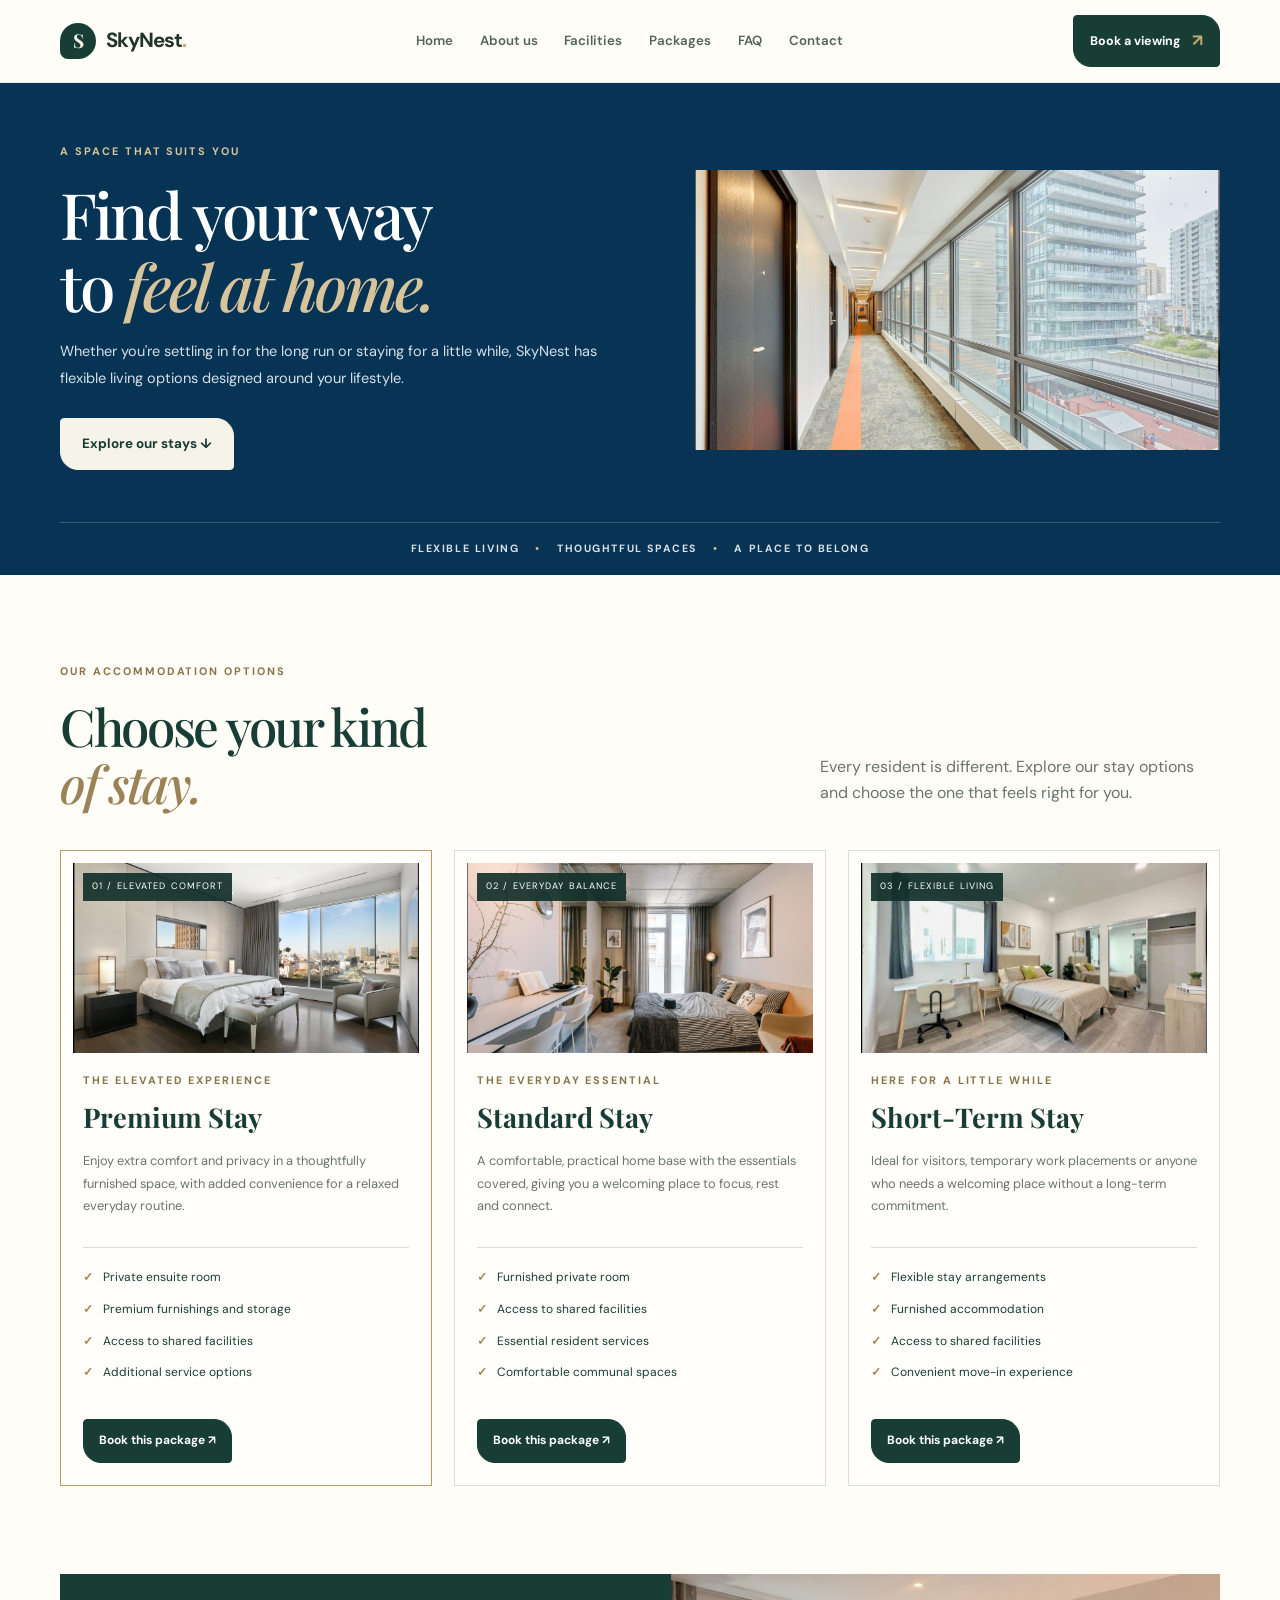
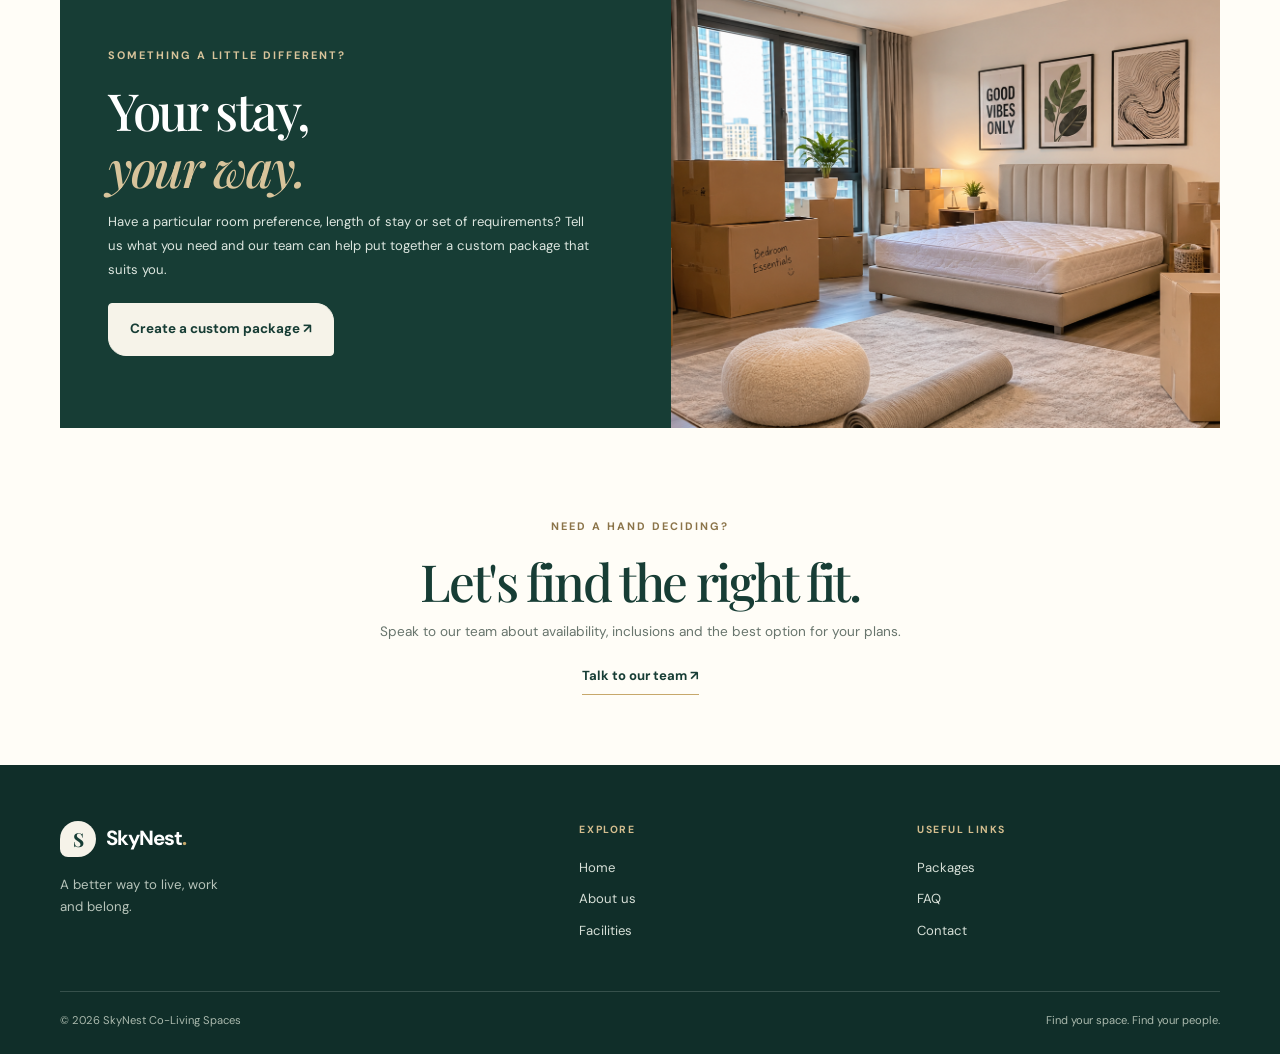
<file: packages.html>
<!DOCTYPE html><html lang="en"><head><meta charset="UTF-8"><meta name="viewport" content="width=device-width, initial-scale=1.0"><link rel="stylesheet" href="style.css"><script src="script.js" defer></script><title>Packages | SkyNest</title></head><body><header class="site-header"><nav class="navbar container" aria-label="Main navigation">
<a class="brand" href="index.html"><span class="brand-mark">S</span><span>SkyNest<span class="brand-dot">.</span></span></a>
<button class="menu-toggle" aria-label="Open navigation" aria-expanded="false">☰</button>
<div class="nav-links"><a href="index.html">Home</a><a href="about.html">About us</a><a href="facilities.html">Facilities</a><a href="packages.html">Packages</a><a href="faq.html">FAQ</a><a href="contact.html">Contact</a></div>
<a class="button button-small nav-cta" href="contact.html">Book a viewing <span>↗</span></a></nav></header>
<main>
<section class="pkg-hero"><div class="container pkg-hero-inner"><div class="pkg-hero-copy"><p class="eyebrow">A SPACE THAT SUITS YOU</p><h1>Find your way<br>to <em>feel at home.</em></h1><p>Whether you're settling in for the long run or staying for a little while, SkyNest has flexible living options designed around your lifestyle.</p><a class="button button-light" href="#stay-options">Explore our stays ↓</a></div><div class="pkg-hero-photo"><img src="packages-banner.jpg" alt="Modern co-living interior" onerror="this.style.display='none';this.parentElement.classList.add('pkg-placeholder');this.parentElement.querySelector('.placeholder-note').hidden=false;"><div class="placeholder-note" hidden><span class="placeholder-icon">▧</span><small>packages-banner.jpg</small></div></div><div class="pkg-hero-note">FLEXIBLE LIVING <span>•</span> THOUGHTFUL SPACES <span>•</span> A PLACE TO BELONG</div></div></section>
<section class="pkg-section section-pad" id="stay-options"><div class="container"><div class="pkg-heading"><div><p class="eyebrow">OUR ACCOMMODATION OPTIONS</p><h2>Choose your kind<br><em>of stay.</em></h2></div><p class="section-description">Every resident is different. Explore our stay options and choose the one that feels right for you.</p></div><div class="pkg-cards">
<article class="pkg-card pkg-premium"><div class="pkg-card-image"><img src="package-premium.jpg" alt="Premium ensuite room" onerror="this.style.display='none';this.parentElement.classList.add('pkg-placeholder');this.parentElement.querySelector('.placeholder-note').hidden=false;"><div class="placeholder-note" hidden><span class="placeholder-icon">▧</span><small>package-premium.jpg</small></div><span class="pkg-image-label">01 / ELEVATED COMFORT</span></div><div class="pkg-card-content"><p class="eyebrow">THE ELEVATED EXPERIENCE</p><h3>Premium Stay</h3><p class="pkg-description">Enjoy extra comfort and privacy in a thoughtfully furnished space, with added convenience for a relaxed everyday routine.</p><ul><li>Private ensuite room</li><li>Premium furnishings and storage</li><li>Access to shared facilities</li><li>Additional service options</li></ul><a class="button pkg-book" href="contact.html?package=Premium%20Stay">Book this package ↗</a></div></article>
<article class="pkg-card"><div class="pkg-card-image"><img src="package-standard.jpg" alt="Furnished standard private room" onerror="this.style.display='none';this.parentElement.classList.add('pkg-placeholder');this.parentElement.querySelector('.placeholder-note').hidden=false;"><div class="placeholder-note" hidden><span class="placeholder-icon">▧</span><small>package-standard.jpg</small></div><span class="pkg-image-label">02 / EVERYDAY BALANCE</span></div><div class="pkg-card-content"><p class="eyebrow">THE EVERYDAY ESSENTIAL</p><h3>Standard Stay</h3><p class="pkg-description">A comfortable, practical home base with the essentials covered, giving you a welcoming place to focus, rest and connect.</p><ul><li>Furnished private room</li><li>Access to shared facilities</li><li>Essential resident services</li><li>Comfortable communal spaces</li></ul><a class="button pkg-book" href="contact.html?package=Standard%20Stay">Book this package ↗</a></div></article>
<article class="pkg-card"><div class="pkg-card-image"><img src="package-short-term.jpg" alt="Short-term accommodation" onerror="this.style.display='none';this.parentElement.classList.add('pkg-placeholder');this.parentElement.querySelector('.placeholder-note').hidden=false;"><div class="placeholder-note" hidden><span class="placeholder-icon">▧</span><small>package-short-term.jpg</small></div><span class="pkg-image-label">03 / FLEXIBLE LIVING</span></div><div class="pkg-card-content"><p class="eyebrow">HERE FOR A LITTLE WHILE</p><h3>Short-Term Stay</h3><p class="pkg-description">Ideal for visitors, temporary work placements or anyone who needs a welcoming place without a long-term commitment.</p><ul><li>Flexible stay arrangements</li><li>Furnished accommodation</li><li>Access to shared facilities</li><li>Convenient move-in experience</li></ul><a class="button pkg-book" href="contact.html?package=Short-Term%20Stay">Book this package ↗</a></div></article>
</div></div></section>
<section class="pkg-custom container"><div class="pkg-custom-copy"><p class="eyebrow">SOMETHING A LITTLE DIFFERENT?</p><h2>Your stay,<br><em>your way.</em></h2><p>Have a particular room preference, length of stay or set of requirements? Tell us what you need and our team can help put together a custom package that suits you.</p><a class="button button-light" href="contact.html?package=Custom%20Package">Create a custom package ↗</a></div><div class="pkg-custom-image"><img src="package-custom.jpg" alt="Shared co-living living space" onerror="this.style.display='none';this.parentElement.classList.add('pkg-placeholder');this.parentElement.querySelector('.placeholder-note').hidden=false;"><div class="placeholder-note" hidden><span class="placeholder-icon">▧</span><small>package-custom.jpg</small></div></div></section>
<section class="pkg-help container"><p class="eyebrow">NEED A HAND DECIDING?</p><h2>Let's find the right fit.</h2><p>Speak to our team about availability, inclusions and the best option for your plans.</p><a href="contact.html" class="text-link">Talk to our team ↗</a></section></main><footer class="site-footer"><div class="container footer-inner"><div class="footer-brand"><a class="brand brand-light" href="index.html"><span class="brand-mark">S</span><span>SkyNest<span class="brand-dot">.</span></span></a><p>A better way to live, work<br>and belong.</p></div><div class="footer-column"><span class="footer-label">EXPLORE</span><a href="index.html">Home</a><a href="about.html">About us</a><a href="facilities.html">Facilities</a></div><div class="footer-column"><span class="footer-label">USEFUL LINKS</span><a href="packages.html">Packages</a><a href="faq.html">FAQ</a><a href="contact.html">Contact</a></div><div class="footer-bottom"><span>© 2026 SkyNest Co-Living Spaces</span><span>Find your space. Find your people.</span></div></div></footer></body></html>
</file>
<file: style.css>
@import url('https://fonts.googleapis.com/css2?family=DM+Sans:wght@400;500;600;700&family=Playfair+Display:ital,wght@0,500;0,600;0,700;1,500;1,600&display=swap');

:root {
  --forest: #173d35;
  --forest-deep: #102e29;
  --sage: #dce6dc;
  --cream: #f6f3e9;
  --paper: #fffdf7;
  --gold: #c7a86b;
  --ink: #20332d;
  --muted: #68756d;
  --line: rgba(32, 51, 45, .16);
  --serif: "Playfair Display", Georgia, serif;
  --sans: "DM Sans", Arial, sans-serif;
}
* { box-sizing: border-box; }
html { scroll-behavior: smooth; }
body { margin: 0; background: var(--paper); color: var(--ink); font-family: var(--sans); line-height: 1.65; }
a { color: inherit; text-decoration: none; }
img { display: block; width: 100%; height: 100%; object-fit: cover; }
.container { width: min(1160px, calc(100% - 64px)); margin: 0 auto; }
.site-header { background: var(--paper); position: sticky; top: 0; z-index: 20; border-bottom: 1px solid rgba(32,51,45,.08); }
.navbar { min-height: 82px; display: flex; align-items: center; justify-content: space-between; gap: 26px; }
.brand { display: inline-flex; align-items: center; gap: 10px; font-weight: 700; font-size: 1.28rem; letter-spacing: -.05em; white-space: nowrap; }
.brand-mark { display: grid; place-items: center; width: 36px; height: 36px; border-radius: 50% 50% 50% 8px; background: var(--forest); color: var(--cream); font-family: var(--serif); font-size: 1.2rem; }
.brand-dot { color: var(--gold); }
.nav-links { display: flex; align-items: center; gap: clamp(14px, 2.1vw, 28px); }
.nav-links a { color: #53635a; font-size: .83rem; font-weight: 600; transition: color .2s; }
.nav-links a:hover, .nav-links a.active { color: var(--forest); }
.nav-links a.active { position: relative; }
.nav-links a.active::after { content: ""; position: absolute; height: 2px; background: var(--gold); left: 0; right: 0; bottom: -10px; }
.button { display: inline-flex; justify-content: center; align-items: center; gap: 20px; padding: 14px 21px; border-radius: 4px 18px 4px 18px; background: var(--forest); color: white; font-size: .84rem; font-weight: 700; border: 1px solid var(--forest); transition: .2s ease; }
.button:hover { background: var(--forest-deep); transform: translateY(-2px); }
.button span { color: var(--gold); font-size: 1.05rem; }
.button-small { padding: 11px 16px; font-size: .78rem; gap: 12px; }
.button-outline { background: transparent; color: var(--forest); }
.button-outline:hover { color: white; }
.button-light { background: var(--cream); color: var(--forest); border-color: var(--cream); }
.button-light:hover { background: white; color: var(--forest); }
.menu-toggle { display: none; border: 0; background: transparent; color: var(--forest); font-size: 1.6rem; cursor: pointer; }
.hero { display: grid; grid-template-columns: 1.02fr .98fr; gap: clamp(42px, 7vw, 90px); align-items: center; padding-top: 64px; padding-bottom: 82px; }
.image-frame { position: relative; background: var(--sage); overflow: hidden; }
.hero-image { height: 490px; border-radius: 160px 8px 8px 8px; }
.hero-image::after { content: ""; position: absolute; inset: 18px -18px -18px 18px; border: 1px solid var(--gold); pointer-events: none; z-index: 1; }
.image-caption { position: absolute; bottom: 22px; left: 22px; z-index: 2; background: rgba(16,46,41,.88); color: white; padding: 10px 15px; border-radius: 3px 12px 3px 12px; font-size: .75rem; letter-spacing: .04em; }
.caption-dot { display: inline-block; width: 7px; height: 7px; border-radius: 50%; background: var(--gold); margin-right: 8px; }
.hero-copy { padding: 14px 0; }
.eyebrow { margin: 0 0 17px; color: #8b7449; font-size: .68rem; font-weight: 700; letter-spacing: .18em; }
h1, h2, h3, p { margin-top: 0; }
h1, h2 { color: var(--forest); font-family: var(--serif); font-weight: 500; letter-spacing: -.045em; line-height: 1.12; }
h1 { margin-bottom: 22px; font-size: clamp(2.8rem, 5vw, 4.65rem); }
h2 { margin-bottom: 18px; font-size: clamp(2.35rem, 4vw, 3.55rem); }
h1 em, h2 em { color: #9a8356; font-weight: 500; }
.lead { color: #596a60; font-size: 1rem; line-height: 1.85; max-width: 540px; }
.hero-actions { display: flex; align-items: center; flex-wrap: wrap; gap: 26px; margin-top: 30px; }
.text-link { color: var(--forest); font-size: .84rem; font-weight: 700; border-bottom: 1px solid var(--gold); padding-bottom: 5px; }
.text-link span { margin-left: 8px; color: #9a8356; }
.hero-note { display: flex; align-items: center; gap: 12px; margin-top: 48px; color: #7b857d; font-size: .75rem; }
.note-line { width: 42px; height: 1px; background: var(--gold); }
.section-pad { padding: 88px 0; }
.intro-section { background: var(--cream); }
.section-heading { max-width: 650px; margin-bottom: 45px; }
.section-description { color: var(--muted); max-width: 490px; margin-bottom: 0; }
.benefit-grid { display: grid; grid-template-columns: repeat(4, 1fr); border-top: 1px solid var(--line); }
.benefit-item { position: relative; padding: 27px 24px 10px 0; border-right: 1px solid var(--line); }
.benefit-item:not(:first-child) { padding-left: 24px; }
.benefit-item:last-child { border-right: 0; }
.number { display: block; color: #9b895f; font-size: .68rem; letter-spacing: .12em; }
.benefit-icon { display: block; color: var(--forest); font-size: 1.65rem; margin: 19px 0 14px; }
.benefit-item h3 { color: var(--forest); font-family: var(--serif); font-size: 1.3rem; font-weight: 600; margin-bottom: 8px; }
.benefit-item p { color: var(--muted); font-size: .83rem; line-height: 1.75; margin: 0; }
.spaces-section { background: var(--paper); }
.section-topline { display: flex; align-items: end; justify-content: space-between; gap: 30px; margin-bottom: 38px; }
.section-heading.compact { margin: 0; }
.section-heading.compact .section-description { max-width: 560px; }
.section-topline > .button { margin-bottom: 5px; }
.space-grid { display: grid; grid-template-columns: repeat(4, 1fr); gap: 18px; }
.space-card { position: relative; padding-bottom: 12px; border-bottom: 1px solid var(--line); }
.space-photo { height: 225px; background: var(--sage); overflow: hidden; margin-bottom: 17px; }
.space-photo img { transition: transform .5s; }
.space-card:hover .space-photo img { transform: scale(1.05); }
.photo-one { border-radius: 65px 4px 4px 4px; }
.photo-two { border-radius: 4px 65px 4px 4px; }
.photo-three { border-radius: 4px 4px 65px 4px; }
.photo-four { border-radius: 4px 4px 4px 65px; }
.card-kicker { color: #9a8356; font-size: .62rem; letter-spacing: .15em; font-weight: 700; }
.space-card h3 { color: var(--forest); font-family: var(--serif); font-size: 1.3rem; font-weight: 600; margin: 5px 0 0; }
.card-arrow { position: absolute; right: 3px; bottom: 13px; color: var(--gold); font-size: 1.2rem; }
.closing-banner { display: flex; justify-content: space-between; align-items: center; gap: 25px; background: var(--forest); color: white; padding: 48px 58px; margin-top: 0; margin-bottom: 90px; border-radius: 4px 70px 4px 4px; }
.closing-banner h2 { color: white; margin: 0; font-size: clamp(2rem, 3.5vw, 3rem); }
.closing-banner h2 em { color: #d8c49b; }
.closing-banner .eyebrow { color: #d4bd8c; }
.site-footer { background: var(--forest-deep); color: #e9eee8; padding: 56px 0 24px; }
.footer-inner { display: grid; grid-template-columns: 1.6fr 1fr 1fr; gap: 35px; }
.brand-light { color: white; }
.brand-light .brand-mark { background: var(--cream); color: var(--forest); }
.footer-brand p { color: #b7c4ba; font-size: .83rem; margin: 17px 0 0; }
.footer-column { display: flex; flex-direction: column; align-items: flex-start; gap: 10px; }
.footer-label { color: #d3bd8e; font-size: .65rem; font-weight: 700; letter-spacing: .15em; margin-bottom: 8px; }
.footer-column a { color: #d6dfd7; font-size: .82rem; }
.footer-column a:hover { color: white; }
.footer-bottom { grid-column: 1 / -1; display: flex; justify-content: space-between; gap: 20px; border-top: 1px solid rgba(255,255,255,.16); padding-top: 19px; margin-top: 15px; color: #aab9ad; font-size: .7rem; }
.about-story { padding-top: 68px; padding-bottom: 78px; }
.story-row { display: grid; grid-template-columns: .95fr 1.05fr; align-items: center; gap: clamp(42px, 7vw, 90px); margin-bottom: 92px; }
.story-row:last-child { margin-bottom: 0; }
.story-image { height: 370px; border-radius: 100px 5px 5px 5px; }
.story-row-reverse .story-image { border-radius: 5px 5px 100px 5px; }
.story-copy { padding: 12px 0; }
.story-copy h1 { font-size: clamp(2.6rem, 4.5vw, 4rem); }
.story-copy h2 { font-size: clamp(2.35rem, 4vw, 3.45rem); }
.story-copy > p:not(.eyebrow):not(.lead) { color: var(--muted); font-size: .9rem; line-height: 1.85; max-width: 540px; }
.story-copy .text-link, .story-copy .button { margin-top: 15px; }
.story-row-reverse { grid-template-columns: .95fr 1.05fr; }
.story-row-reverse .story-image { order: 0; }
.about-values { background: var(--cream); }
.values-inner { display: flex; align-items: center; justify-content: space-between; gap: 70px; }
.values-inner h2 { margin: 0; }
.values-inner > p { max-width: 440px; color: var(--muted); margin: 0; line-height: 1.9; }
.image-placeholder { display: grid; place-items: center; background: linear-gradient(135deg, #dce6dc, #c6d5c8); color: var(--forest); }
.placeholder-note { display: flex; flex-direction: column; align-items: center; gap: 7px; text-align: center; padding: 20px; }
.placeholder-icon { font-size: 3rem; opacity: .55; }
.placeholder-note small { color: #64766b; font-size: .72rem; }
@media (max-width: 900px) {
  .container { width: min(100% - 42px, 720px); }
  .navbar { gap: 15px; }
  .nav-links { gap: 13px; }
  .nav-links a { font-size: .73rem; }
  .nav-cta { display: none; }
  .hero { gap: 38px; }
  .hero-image { height: 410px; }
  .space-grid { grid-template-columns: repeat(2, 1fr); }
  .benefit-grid { grid-template-columns: repeat(2, 1fr); }
  .benefit-item:nth-child(2) { border-right: 0; }
  .benefit-item:nth-child(3), .benefit-item:nth-child(4) { border-top: 1px solid var(--line); }
  .benefit-item:nth-child(3) { padding-left: 0; }
}
@media (max-width: 650px) {
  .container { width: calc(100% - 36px); }
  .navbar { min-height: 72px; flex-wrap: wrap; }
  .menu-toggle { display: block; margin-left: auto; }
  .nav-links { display: none; order: 3; width: 100%; flex-direction: column; align-items: flex-start; padding: 8px 0 18px; }
  .nav-links.open { display: flex; }
  .nav-links a { font-size: .9rem; padding: 4px 0; }
  .nav-links a.active::after { bottom: 0; }
  .hero { grid-template-columns: 1fr; padding-top: 28px; padding-bottom: 58px; gap: 34px; }
  .hero-image { height: 320px; border-radius: 100px 5px 5px 5px; margin-right: 10px; }
  h1 { font-size: clamp(2.8rem, 12vw, 4rem); }
  .hero-note { margin-top: 30px; }
  .section-pad { padding: 62px 0; }
  .section-topline { align-items: flex-start; flex-direction: column; }
  .benefit-grid { grid-template-columns: 1fr 1fr; }
  .benefit-item { padding: 22px 15px 18px 0; }
  .benefit-item:not(:first-child) { padding-left: 15px; }
  .benefit-item:nth-child(3) { padding-left: 0; }
  .space-grid { gap: 22px 13px; }
  .space-photo { height: 175px; }
  .space-card h3 { font-size: 1.1rem; }
  .closing-banner { flex-direction: column; align-items: flex-start; padding: 34px 25px; margin-bottom: 60px; }
  .footer-inner { grid-template-columns: 1fr 1fr; gap: 28px 20px; }
  .footer-brand { grid-column: 1 / -1; }
  .footer-bottom { flex-direction: column; }
  .about-story { padding-top: 35px; padding-bottom: 55px; }
  .story-row, .story-row-reverse { grid-template-columns: 1fr; gap: 27px; margin-bottom: 65px; }
  .story-image { height: 280px; border-radius: 75px 5px 5px 5px; }
  .story-row-reverse .story-image { border-radius: 5px 5px 75px 5px; }
  .story-copy h1 { font-size: 3rem; }
  .values-inner { flex-direction: column; align-items: flex-start; gap: 22px; }
}


/* FACILITIES PAGE */
.facilities-intro{background:var(--cream);padding:62px 0 48px;border-bottom:1px solid var(--line)}
.facilities-intro .container{max-width:1160px}
.facilities-intro h1{font-size:clamp(2.8rem,5.5vw,4.7rem);margin-bottom:18px}
.facilities-lead{max-width:760px;color:var(--muted);font-size:1rem;line-height:1.85;margin-bottom:28px}
.facilities-intro-bottom{display:flex;align-items:center;gap:14px;color:#7b857d;font-size:.78rem}
.intro-rule{width:48px;height:1px;background:var(--gold)}
.facilities-section-heading{display:flex;justify-content:space-between;align-items:end;gap:40px;margin-bottom:42px}
.facilities-section-heading h2{margin-bottom:0}
.facilities-section-heading .section-description{max-width:390px;margin-bottom:7px}
.facilities-grid{display:grid;grid-template-columns:repeat(4,minmax(0,1fr));gap:30px 20px}
.facility-card{min-width:0;border:1px solid rgba(32,51,45,.22);background:#fffefa;padding:15px;transition:transform .25s,box-shadow .25s}
.facility-card:hover{transform:translateY(-4px);box-shadow:0 14px 30px rgba(16,46,41,.09)}
.facility-photo{height:145px;position:relative;overflow:hidden;background:var(--sage);margin:0 auto 15px}
.facility-photo img{transition:transform .45s}
.facility-card:hover .facility-photo img{transform:scale(1.05)}
.facility-number{position:absolute;top:9px;left:9px;padding:4px 8px;color:white;background:rgba(16,46,41,.88);font-size:.62rem;letter-spacing:.1em}
.facility-info{min-height:105px;padding:0 2px 3px}
.facility-info h3{color:var(--forest);font-family:var(--serif);font-size:1.17rem;line-height:1.25;font-weight:600;margin:0 0 8px}
.facility-info p{color:var(--muted);font-size:.76rem;line-height:1.65;margin:0}
.facility-photo-placeholder{display:grid;place-items:center;background:linear-gradient(135deg,#dce6dc,#c6d5c8);color:var(--forest)}
.facility-photo-placeholder .placeholder-note{gap:3px}
.facility-photo-placeholder .placeholder-icon{font-size:2.2rem}
.facilities-cta{display:flex;justify-content:space-between;align-items:center;gap:24px;background:var(--forest);color:white;padding:42px 54px;margin-bottom:85px;border-radius:4px 65px 4px 4px}
.facilities-cta h2{color:white;margin:0;font-size:clamp(2rem,3.5vw,3rem)}
.facilities-cta h2 em{color:#d8c49b}
.facilities-cta .eyebrow{color:#d4bd8c}

/* CONTACT PAGE */
.contact-top{display:grid;grid-template-columns:1fr .95fr;gap:55px;align-items:center;padding-top:72px;padding-bottom:80px}
.contact-details h1{font-size:clamp(2.8rem,5vw,4.4rem);margin-bottom:17px}
.contact-details>.lead{max-width:570px}
.contact-detail-grid{display:grid;grid-template-columns:1fr 1fr;gap:18px 24px;margin-top:34px}
.contact-detail{border:1px solid var(--line);padding:13px 15px;min-height:68px;display:flex;flex-direction:column;justify-content:center}
.detail-label{color:#9a8356;font-size:.61rem;font-weight:700;letter-spacing:.14em;margin-bottom:5px}
.contact-detail a,.contact-detail>span:last-child{color:var(--forest);font-size:.79rem;font-weight:600}
.contact-top-image{height:330px;border-radius:4px 100px 4px 4px}
.contact-enquiry{display:grid;grid-template-columns:.95fr 1.05fr;gap:65px;align-items:stretch;background:var(--cream);padding:18px;margin-bottom:85px}
.contact-enquiry-image{position:relative;min-height:550px;background:var(--sage);overflow:hidden}
.contact-image-caption{position:absolute;bottom:22px;left:22px;right:22px;padding:18px 20px;background:rgba(16,46,41,.9);color:white;display:flex;flex-direction:column;gap:5px}
.contact-image-caption span{color:#d8c49b;font-size:.62rem;letter-spacing:.16em;font-weight:700}
.contact-image-caption strong{font-family:var(--serif);font-size:1.55rem;line-height:1.2;font-weight:500}
.contact-form-area{padding:32px 35px 25px 0}
.contact-form-area h2{font-size:clamp(2.2rem,3.5vw,3.2rem);margin-bottom:12px}
.contact-form-intro{color:var(--muted);font-size:.83rem;margin-bottom:20px}
.contact-form{display:flex;flex-direction:column}
.contact-form label{color:var(--forest);font-size:.75rem;font-weight:700;margin:11px 0 6px}
.contact-form input,.contact-form select,.contact-form textarea{width:100%;border:1px solid rgba(32,51,45,.25);background:var(--paper);padding:12px 13px;color:var(--ink);font:inherit;font-size:.8rem;border-radius:2px}
.contact-form input:focus,.contact-form select:focus,.contact-form textarea:focus{outline:2px solid rgba(199,168,107,.55);border-color:var(--gold)}
.contact-form textarea{resize:vertical}
.contact-submit{align-self:flex-start;margin-top:18px;cursor:pointer}
.form-note{color:#78847b;font-size:.67rem;line-height:1.6;margin:13px 0 0}
@media(max-width:900px){.facilities-grid{grid-template-columns:repeat(2,minmax(0,1fr))}.contact-top{gap:30px}.contact-enquiry{gap:30px}}
@media(max-width:650px){
.facilities-intro{padding:43px 0 35px}.facilities-section-heading{display:block}.facilities-section-heading .section-description{margin-top:18px}
.facilities-grid{grid-template-columns:repeat(2,minmax(0,1fr));gap:15px 12px}.facility-card{padding:9px}.facility-photo{height:120px;margin-bottom:11px}.facility-info{min-height:125px}.facility-info h3{font-size:1.02rem}.facility-info p{font-size:.7rem}
.facilities-cta{flex-direction:column;align-items:flex-start;padding:32px 25px;margin-bottom:60px}
.contact-top{grid-template-columns:1fr;padding-top:40px;padding-bottom:55px;gap:28px}.contact-top-image{height:270px}.contact-detail-grid{gap:11px}.contact-detail{padding:10px}.contact-detail a,.contact-detail>span:last-child{font-size:.72rem}
.contact-enquiry{grid-template-columns:1fr;gap:20px;padding:10px;margin-bottom:60px}.contact-enquiry-image{min-height:290px}.contact-form-area{padding:18px 12px 20px}
}


/* PACKAGES PAGE */
.pkg-hero{background:#073354;color:#fff;padding:42px 0 0}.pkg-hero-inner{display:grid;grid-template-columns:1.05fr .95fr;gap:28px 55px;align-items:center}
.pkg-hero-copy{padding:18px 0 24px}.pkg-hero h1{color:#fff;font-size:clamp(2.8rem,5vw,4.5rem);margin:0 0 18px}.pkg-hero h1 em{color:#d8c49b}.pkg-hero .eyebrow{color:#d8c49b}
.pkg-hero-copy>p:not(.eyebrow){max-width:560px;color:#d4e0e8;line-height:1.85;font-size:.91rem;margin-bottom:25px}
.pkg-hero-photo{height:280px;position:relative;overflow:hidden;background:#566879}.pkg-hero-note{grid-column:1/-1;border-top:1px solid #ffffff33;padding:17px 0;color:#d7e1e8;font-size:.66rem;letter-spacing:.15em;font-weight:700;display:flex;justify-content:center;gap:16px;flex-wrap:wrap}
.pkg-hero-note span{color:#d8c49b}.pkg-heading{display:flex;justify-content:space-between;align-items:end;gap:40px;margin-bottom:38px}.pkg-heading h2{margin-bottom:0}.pkg-heading .section-description{max-width:400px;margin-bottom:6px}
.pkg-cards{display:grid;grid-template-columns:repeat(3,minmax(0,1fr));gap:22px}.pkg-card{border:1px solid var(--line);background:#fffefa;padding:12px;display:flex;flex-direction:column;transition:transform .25s,box-shadow .25s}.pkg-card:hover{transform:translateY(-4px);box-shadow:0 14px 30px #102e291a}.pkg-premium{border-color:#b89c67}
.pkg-card-image{height:190px;position:relative;overflow:hidden;background:var(--sage)}.pkg-card-image img{transition:transform .4s}.pkg-card:hover .pkg-card-image img{transform:scale(1.05)}
.pkg-image-label{position:absolute;left:10px;top:10px;background:#102e29e6;color:#fff;padding:6px 9px;font-size:.58rem;letter-spacing:.12em}
.pkg-card-content{padding:19px 10px 10px;display:flex;flex-direction:column;flex:1}.pkg-card-content h3{font-family:var(--serif);font-size:1.7rem;color:var(--forest);margin:0 0 10px}.pkg-card-content .eyebrow{margin-bottom:5px}
.pkg-description{font-size:.8rem;line-height:1.75;color:var(--muted);min-height:84px}.pkg-card-content ul{list-style:none;padding:14px 0 18px;margin:0 0 12px;border-top:1px solid var(--line)}
.pkg-card-content li{font-size:.75rem;color:var(--forest);padding:6px 0 6px 20px;position:relative}.pkg-card-content li:before{content:"✓";position:absolute;left:0;color:#a4864d;font-weight:700}.pkg-book{align-self:flex-start;margin-top:auto;font-size:.75rem;padding:11px 15px}
.pkg-placeholder{display:grid;place-items:center;background:linear-gradient(135deg,#dce6dc,#c6d5c8);color:var(--forest)}
.pkg-custom{display:grid;grid-template-columns:1fr .9fr;background:var(--forest);color:#fff;margin-bottom:65px;min-height:330px}.pkg-custom-copy{padding:42px 48px;align-self:center}.pkg-custom-copy .eyebrow{color:#d8c49b}
.pkg-custom-copy h2{color:#fff;font-size:clamp(2.2rem,4vw,3.4rem);margin-bottom:14px}.pkg-custom-copy h2 em{color:#d8c49b}.pkg-custom-copy>p:not(.eyebrow){max-width:490px;color:#dce6df;font-size:.82rem;line-height:1.8;margin-bottom:22px}
.pkg-custom-image{min-height:330px;position:relative;background:#65786c;overflow:hidden}.pkg-help{text-align:center;padding:25px 20px 70px}.pkg-help h2{margin-bottom:10px}.pkg-help>p:not(.eyebrow){color:var(--muted);font-size:.85rem}.text-link{display:inline-block;color:var(--forest);font-weight:700;border-bottom:1px solid var(--gold);padding:8px 0;font-size:.82rem}
/* FAQ PAGE */
.faq-heading{text-align:center;padding-top:60px;padding-bottom:35px}.faq-heading h1{font-size:clamp(2.6rem,5vw,4rem);margin:10px 0 15px}.faq-heading>p:last-child{max-width:560px;margin:0 auto;color:var(--muted);font-size:.88rem;line-height:1.7}
.faq-list-section{padding:15px 0 65px}.faq-grid{display:grid;grid-template-columns:repeat(3,minmax(0,1fr));gap:clamp(24px,5vw,75px)}.faq-column{display:flex;flex-direction:column}
.faq-item{padding:16px 0 19px;border-bottom:1px solid var(--line);min-height:145px}.faq-item h2{font-family:var(--serif);font-size:1.03rem;line-height:1.35;color:var(--forest);font-weight:600;margin:0 0 9px}.faq-item p{color:var(--muted);font-size:.75rem;line-height:1.75;margin:0}
.faq-feedback{display:grid;grid-template-columns:.9fr 1.1fr;gap:55px;background:var(--cream);border:1px solid var(--line);padding:40px 45px;margin-bottom:80px}.faq-feedback-intro{align-self:center}
.faq-feedback-intro h2{font-size:clamp(2rem,3.4vw,3rem);margin:10px 0 15px}.faq-feedback-intro>p:not(.eyebrow){color:var(--muted);font-size:.83rem;line-height:1.8;max-width:400px}
.feedback-points{display:flex;flex-wrap:wrap;gap:8px;margin-top:22px}.feedback-points span{border:1px solid #c9c4b7;padding:7px 10px;font-size:.66rem;color:var(--forest)}
.faq-feedback-form{display:flex;flex-direction:column}.faq-feedback-form label{font-size:.73rem;font-weight:700;color:var(--forest);margin:10px 0 6px}
.faq-feedback-form input,.faq-feedback-form select,.faq-feedback-form textarea{width:100%;padding:11px 13px;border:1px solid #20332d40;background:#fffefa;color:var(--ink);font:inherit;font-size:.78rem;border-radius:2px}
.faq-feedback-form textarea{resize:vertical}.feedback-submit{align-self:flex-start;margin-top:16px;cursor:pointer}.faq-feedback-form small{color:#78847b;font-size:.65rem;line-height:1.5;margin-top:10px}
@media(max-width:900px){.pkg-cards{grid-template-columns:repeat(2,minmax(0,1fr))}.faq-grid{gap:25px}.faq-feedback{gap:28px;padding:30px}}
@media(max-width:650px){.pkg-hero{padding-top:30px}.pkg-hero-inner{grid-template-columns:1fr;gap:18px}.pkg-hero-photo{height:210px}.pkg-hero-note{font-size:.55rem;gap:8px}
.pkg-heading{display:block}.pkg-heading .section-description{margin-top:16px}.pkg-cards{grid-template-columns:1fr}.pkg-card-image{height:200px}.pkg-description{min-height:0}
.pkg-custom{grid-template-columns:1fr}.pkg-custom-copy{padding:30px 25px}.pkg-custom-image{min-height:220px}.faq-heading{padding-top:42px}.faq-grid{grid-template-columns:1fr;gap:0}.faq-item{min-height:0;padding:16px 0}
.faq-feedback{grid-template-columns:1fr;padding:26px 20px;gap:22px;margin-bottom:60px}}
</file>
